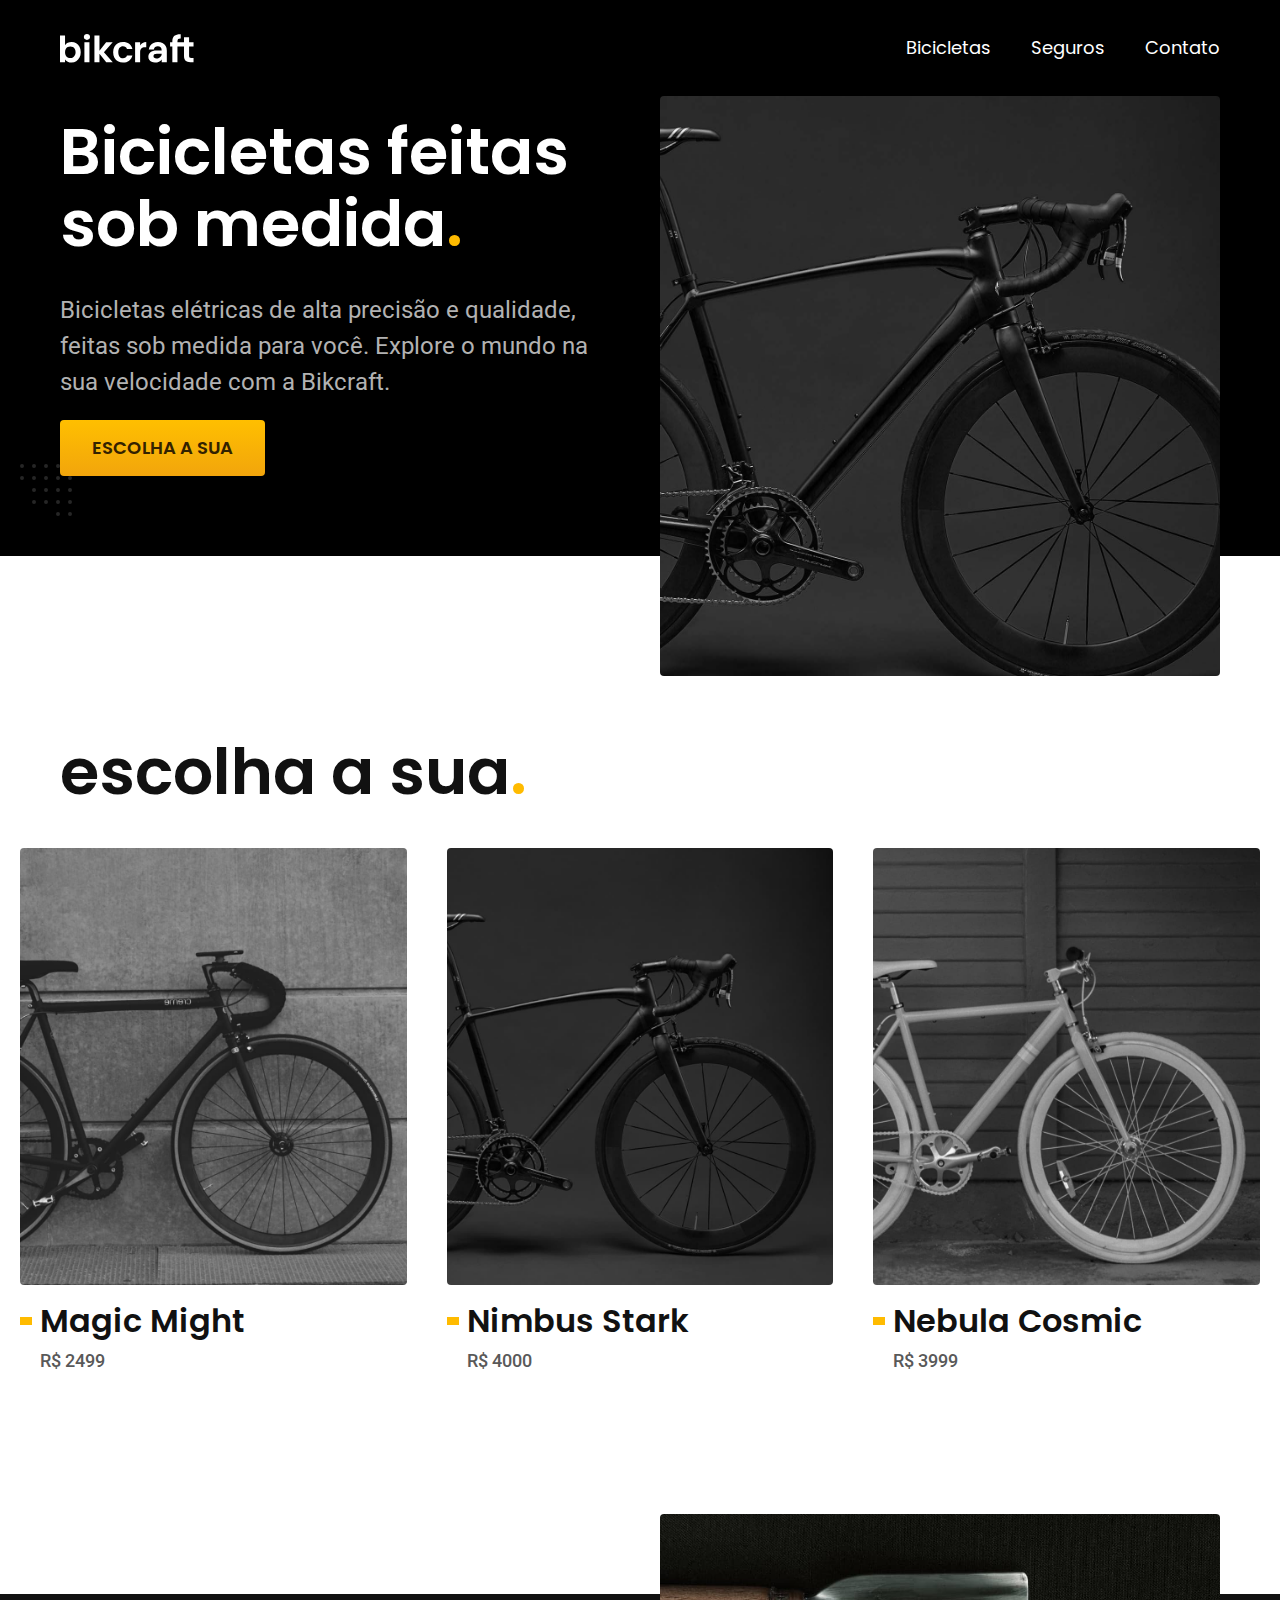
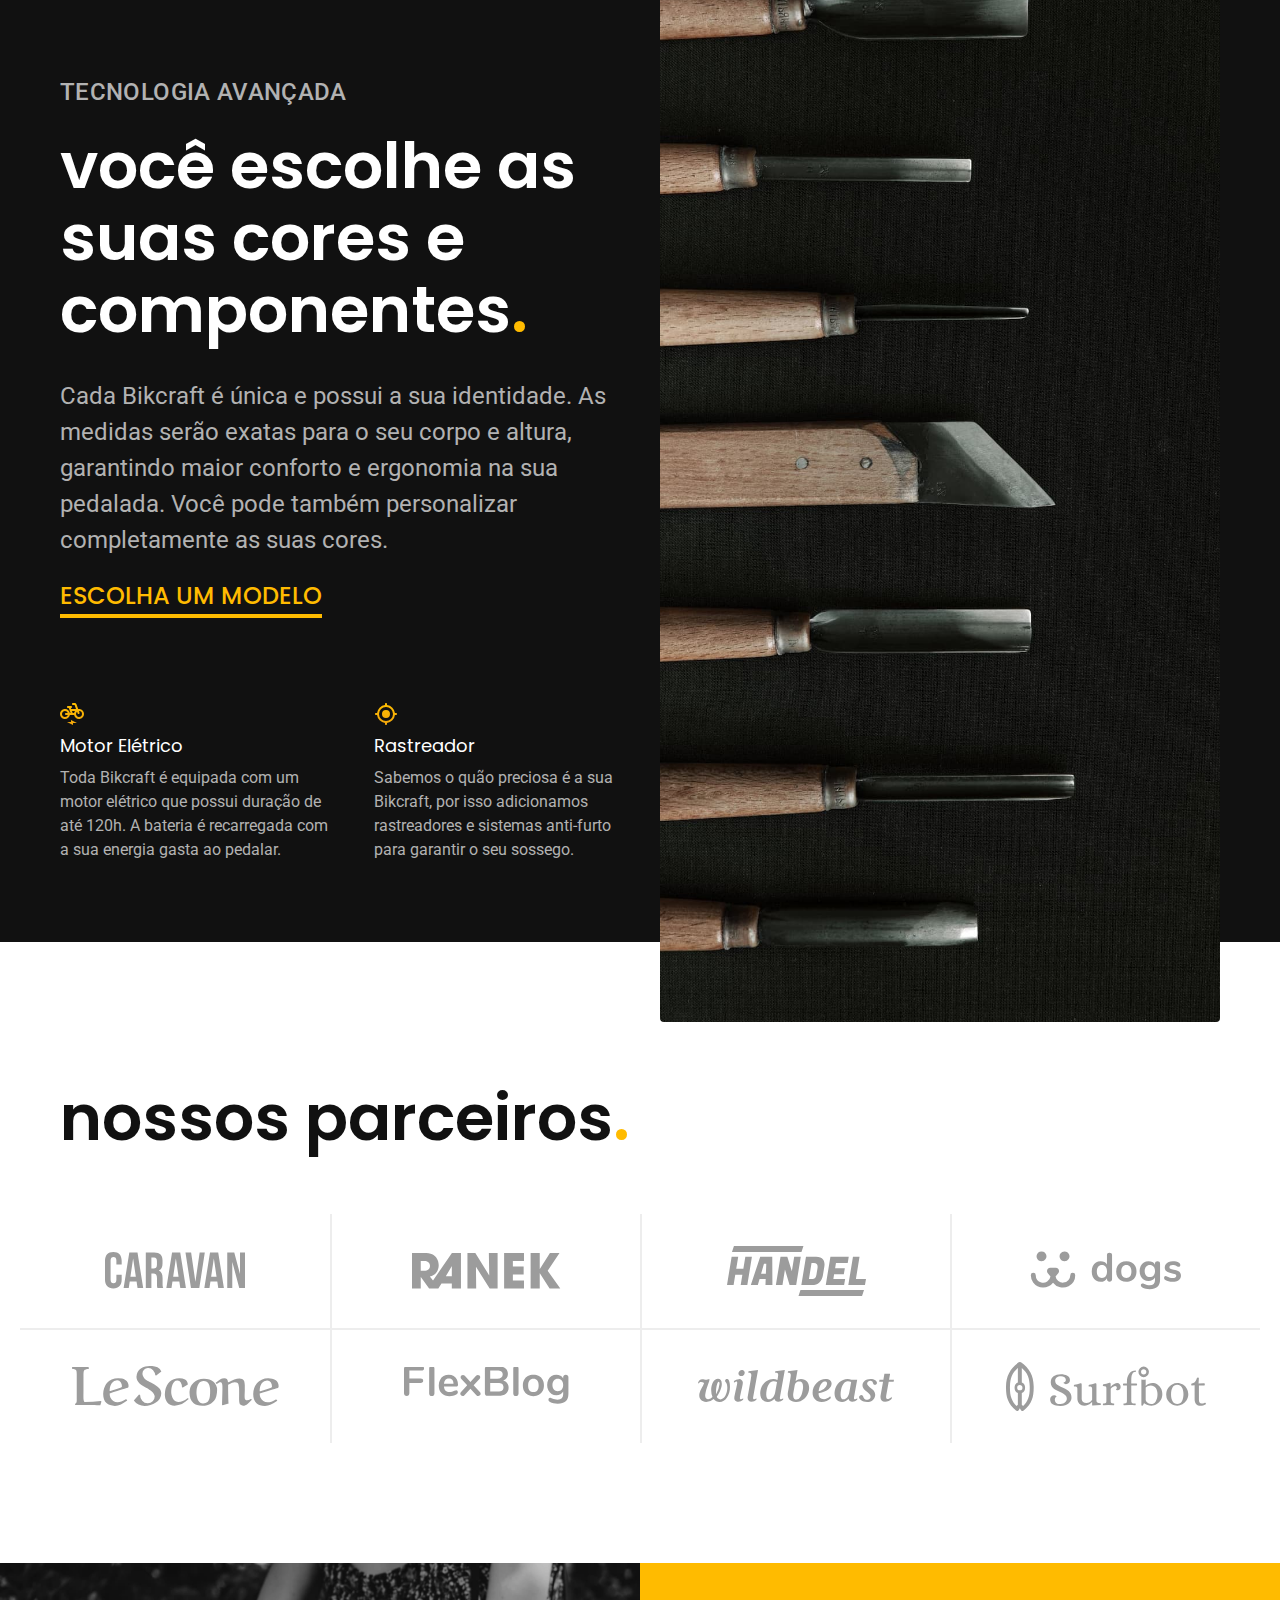
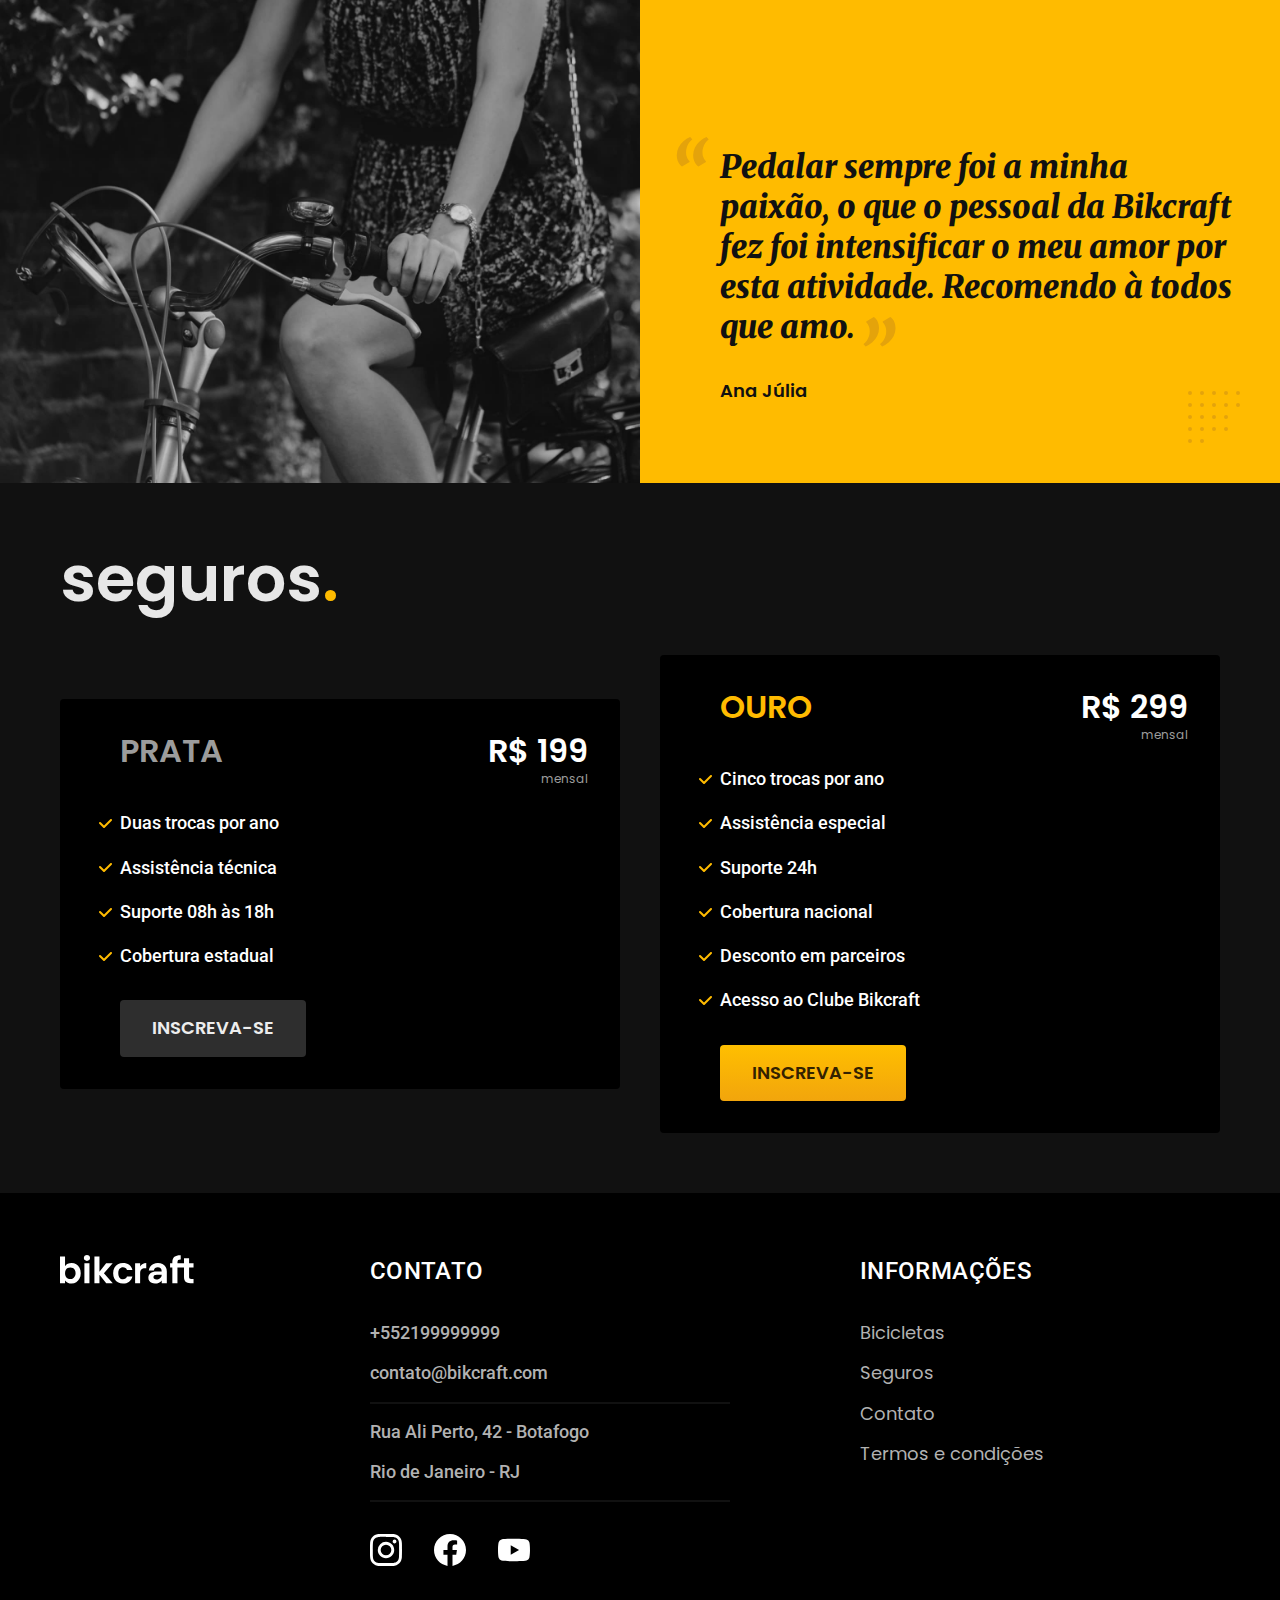
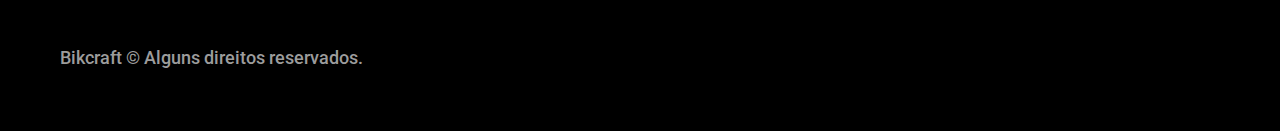
<file: index.html>
<!DOCTYPE html>
<html lang="pt-br">

<head>
  <meta charset="UTF-8">
  <meta name="viewport" content="width=device-width, initial-scale=1.0">
  <title>Bikcraft - Bicicletas Elétricas</title>
  <meta name="description" content="Bicicletas elétricas de alta precisão e qualidade, feitas sob medida para você. Explore o mundo na sua velocidade com a Bikcraft.">
  <link rel="icon" href="./favicon.svg" type="image/svg+xml">
  <link rel="preload" href="./css/style.min.css" as="style">
  <link rel="stylesheet" href="./css/style.min.css">

  <script>document.documentElement.classList.add('js');</script>
  <link rel="preconnect" href="https://fonts.googleapis.com">
  <link rel="preconnect" href="https://fonts.gstatic.com" crossorigin>
  <link href="https://fonts.googleapis.com/css2?family=Merriweather:ital,wght@1,900&family=Poppins:wght@400;600&family=Roboto:wght@400;500&display=swap" rel="stylesheet">
</head>

<body>
  <header class="header-bg">
    <div class="header container">
      <a href="./">
        <img src="./img/bikcraft.svg" width="136" height="32" alt="Bikcraft">
      </a>

      <nav aria-label="primaria">
        <ul class="header-menu font-1-m cor-0">
          <li><a href="./bicicletas.html">Bicicletas</a></li>
          <li><a href="./seguros.html">Seguros</a></li>
          <li><a href="./contato.html">Contato</a></li>
        </ul>
      </nav>
    </div>
  </header>

  <main class="introducao-bg">
    <div class="introducao container">
      <div class="introducao-conteudo">
        <h1 class="font-1-xxl cor-0 fadeInDown" data-anime="200">Bicicletas feitas sob medida<span class="cor-p1">.</span></h1>
        <p class="font-2-l cor-5 fadeInDown" data-anime="400">Bicicletas elétricas de alta precisão e qualidade, feitas sob medida para você. Explore o mundo na sua velocidade com a Bikcraft.</p>
        <a class="botao fadeInDown" href="./bicicletas.html" data-anime="600">Escolha a sua</a>
      </div>
      <picture class="fadeInDown" data-anime="800">
        <source media="(max-width: 800px)" srcset="./img/bicicletas/nimbus.jpg">
        <img src="./img/fotos/introducao.jpg" alt="Bicicleta Elétrica Preta" width="1280" height="1600">
      </picture>
    </div>
  </main>

  <article class="bicicletas-lista">
    <h2 class="font-1-xxl container">escolha a sua<span class="cor-p1">.</span></h2>

    <ul>
      <li>
        <a href="./bicicletas/magic.html">
          <img src="./img/bicicletas/magic-home.jpg" alt="Bicicleta Preta" width="920" height="1040">
          <h3 class="font-1-xl">Magic Might</h3>
          <span class="font-2-m cor-8">R$ 2499</span>
        </a>
      </li>
      <li>
        <a href="./bicicletas/nimbus.html">
          <img src="./img/bicicletas/nimbus-home.jpg" alt="Bicicleta Preta" width="920" height="1040">
          <h3 class="font-1-xl">Nimbus Stark</h3>
          <span class="font-2-m cor-8">R$ 4000</span>
        </a>
      </li>
      <li>
        <a href="./bicicletas/nebula.html">
          <img src="./img/bicicletas/nebula-home.jpg" alt="Bicicleta Preta" width="920" height="1040">
          <h3 class="font-1-xl">Nebula Cosmic</h3>
          <span class="font-2-m cor-8">R$ 3999</span>
        </a>
      </li>
    </ul>
  </article>
  <article class="tecnologia-bg">
    <div class="tecnologia container">
      <div class="tecnologia-conteudo">
        <span class="font-2-l-b cor-5">Tecnologia Avançada</span>
        <h2 class="font-1-xxl cor-0">você escolhe as suas cores e componentes<span class="cor-p1">.</span></h2>
        <p class="font-2-l cor-5">Cada Bikcraft é única e possui a sua identidade. As medidas serão exatas para o seu corpo e altura, garantindo maior conforto e ergonomia na sua pedalada. Você pode também personalizar completamente as suas cores.</p>
        <a class="link" href="./bicicletas.html">Escolha um modelo</a>
        <div class="tecnologia-vantagens">
          <div>
            <img src="./img/icones/eletrica.svg" alt="" width="24" height="24">
            <h3 class="font-1-m cor-0">Motor Elétrico</h3>
            <p class="font-2-s cor-5">Toda Bikcraft é equipada com um motor elétrico que possui duração de até 120h. A bateria é recarregada com a sua energia gasta ao pedalar.</p>
          </div>
          <div>
            <img src="./img/icones/rastreador.svg" alt="" width="24" height="24">
            <h3 class="font-1-m cor-0">Rastreador</h3>
            <p class="font-2-s cor-5">Sabemos o quão preciosa é a sua Bikcraft, por isso adicionamos rastreadores e sistemas anti-furto para garantir o seu sossego.</p>
          </div>
        </div>
      </div>
      <div class="tecnologia-imagem">
        <img src="./img/fotos/tecnologia.jpg" alt="" width="1200" height="1920">
      </div>
    </div>

  </article>

  <section class="parceiros" aria-label="Nossos Parceiros">
    <h2 class="font-1-xxl container">nossos parceiros<span class="cor-p1">.</span></h2>
    <ul>
      <li><img src="./img//parceiros/caravan.svg" alt="Caravan" width="140" height="38"></li>
      <li><img src="./img//parceiros/ranek.svg" alt="ranek.svg" width="149" height="36"></li>
      <li><img src="./img//parceiros/handel.svg" alt="handel" width="139" height="50"></li>
      <li><img src="./img//parceiros/dogs.svg" alt="dogs" width="152" height="39"></li>
      <li><img src="./img//parceiros/lescone.svg" alt="lescone" width="208" height="41"></li>
      <li><img src="./img//parceiros/flexblog.svg" alt="flexblog" width="165" height="38"></li>
      <li><img src="./img//parceiros/wildbeast.svg" alt="wildbeast" width="196" height="34"></li>
      <li><img src="./img//parceiros/surfbot.svg" alt="surfbot.svgt" width="200" height="49"></li>

    </ul>
  </section>

  <section class="depoimento" aria-label="Depoimento">
    <div>
      <img src="./img/fotos/depoimento.jpg" alt="Pessoa pedalando uma bicicleta Bikcraft" width="1560" height="1360">
    </div>
    <div class="depoimento-conteudo">
      <blockquote class="font-1-xl cor-p5">
        <p>Pedalar sempre foi a minha paixão, o que o pessoal da Bikcraft fez foi intensificar o meu amor por esta atividade. Recomendo à todos que amo.</p>
      </blockquote>
      <span class="font-1-m-b cor-p4">Ana Júlia</span>
    </div>
  </section>

  <article class="seguros-bg">
    <div class="seguros container">
      <h2 class="font-1-xxl cor-1">seguros<span class="cor-p1">.</span></h2>
      <div class="seguros-item">
        <h3 class="font-1-xl cor-6">PRATA</h3>
        <span class="font-1-xl cor-0">R$ 199 <span class="font-1-xs cor-6">mensal </span></span>
        <ul class="font-2-m cor-0">
          <li>Duas trocas por ano</li>
          <li>Assistência técnica</li>
          <li>Suporte 08h às 18h</li>
          <li>Cobertura estadual</li>
        </ul>
        <a class="botao secundario" href="./orcamento.html?tipo=seguro&produto=prata">Inscreva-se</a>
      </div>
      <div class="seguros-item">
        <h3 class="font-1-xl cor-p1">OURO</h3>
        <span class="font-1-xl cor-0">R$ 299 <span class="font-1-xs cor-6">mensal </span></span>
        <ul class="font-2-m cor-0">
          <li>Cinco trocas por ano</li>
          <li>Assistência especial</li>
          <li>Suporte 24h</li>
          <li>Cobertura nacional</li>
          <li>Desconto em parceiros</li>
          <li>Acesso ao Clube Bikcraft</li>

        </ul>
        <a class="botao" href="./orcamento.html?tipo=seguro&produto=ouro">Inscreva-se</a>
      </div>
    </div>
  </article>
  <footer class="footer-bg">
    <div class="footer container">
      <img src="./img/bikcraft.svg" alt="Bikcraft" width="136" height="32">
      <div class="footer-contato">
        <h3 class="font-2-l-b cor-0">Contato</h3>
        <ul class="font-2-m cor-5">
          <li><a href="tel:+552199999999">+552199999999</a></li>
          <li><a href="mailto:contato@bikcraft.com">contato@bikcraft.com</a></li>
          <li>Rua Ali Perto, 42 - Botafogo</li>
          <li>Rio de Janeiro - RJ</li>
        </ul>
        <div class="footer-redes">
          <a href="./">
            <img src="./img/redes/instagram.svg" alt="Instagram" width="32" height="32">
          </a>
          <a href="./">
            <img src="./img/redes/facebook.svg" alt="Facebook" width="32" height="32">
          </a>
          <a href="./">
            <img src="./img/redes/youtube.svg" alt="Youtube" width="32" height="32">
          </a>
        </div>
      </div>
      <div class="footer-informacoes">
        <h3 class="font-2-l-b cor-0">Informações</h3>
        <nav>
          <ul class="font-1-m cor-5">
            <li><a href="./bicicletas.html">Bicicletas</a></li>
            <li><a href="./seguros.html">Seguros</a></li>
            <li><a href="./contato.html">Contato</a></li>
            <li><a href="./termos.html">Termos e condições</a></li>
          </ul>
        </nav>
      </div>
      <p class="footer-copy font-2-m cor-6">Bikcraft © Alguns direitos reservados.</p>
    </div>
  </footer>
  <script src="./js/plugins/simple-anime.js"></script>
  <script src="./js/script.js"></script>
</body>

</html>
</file>
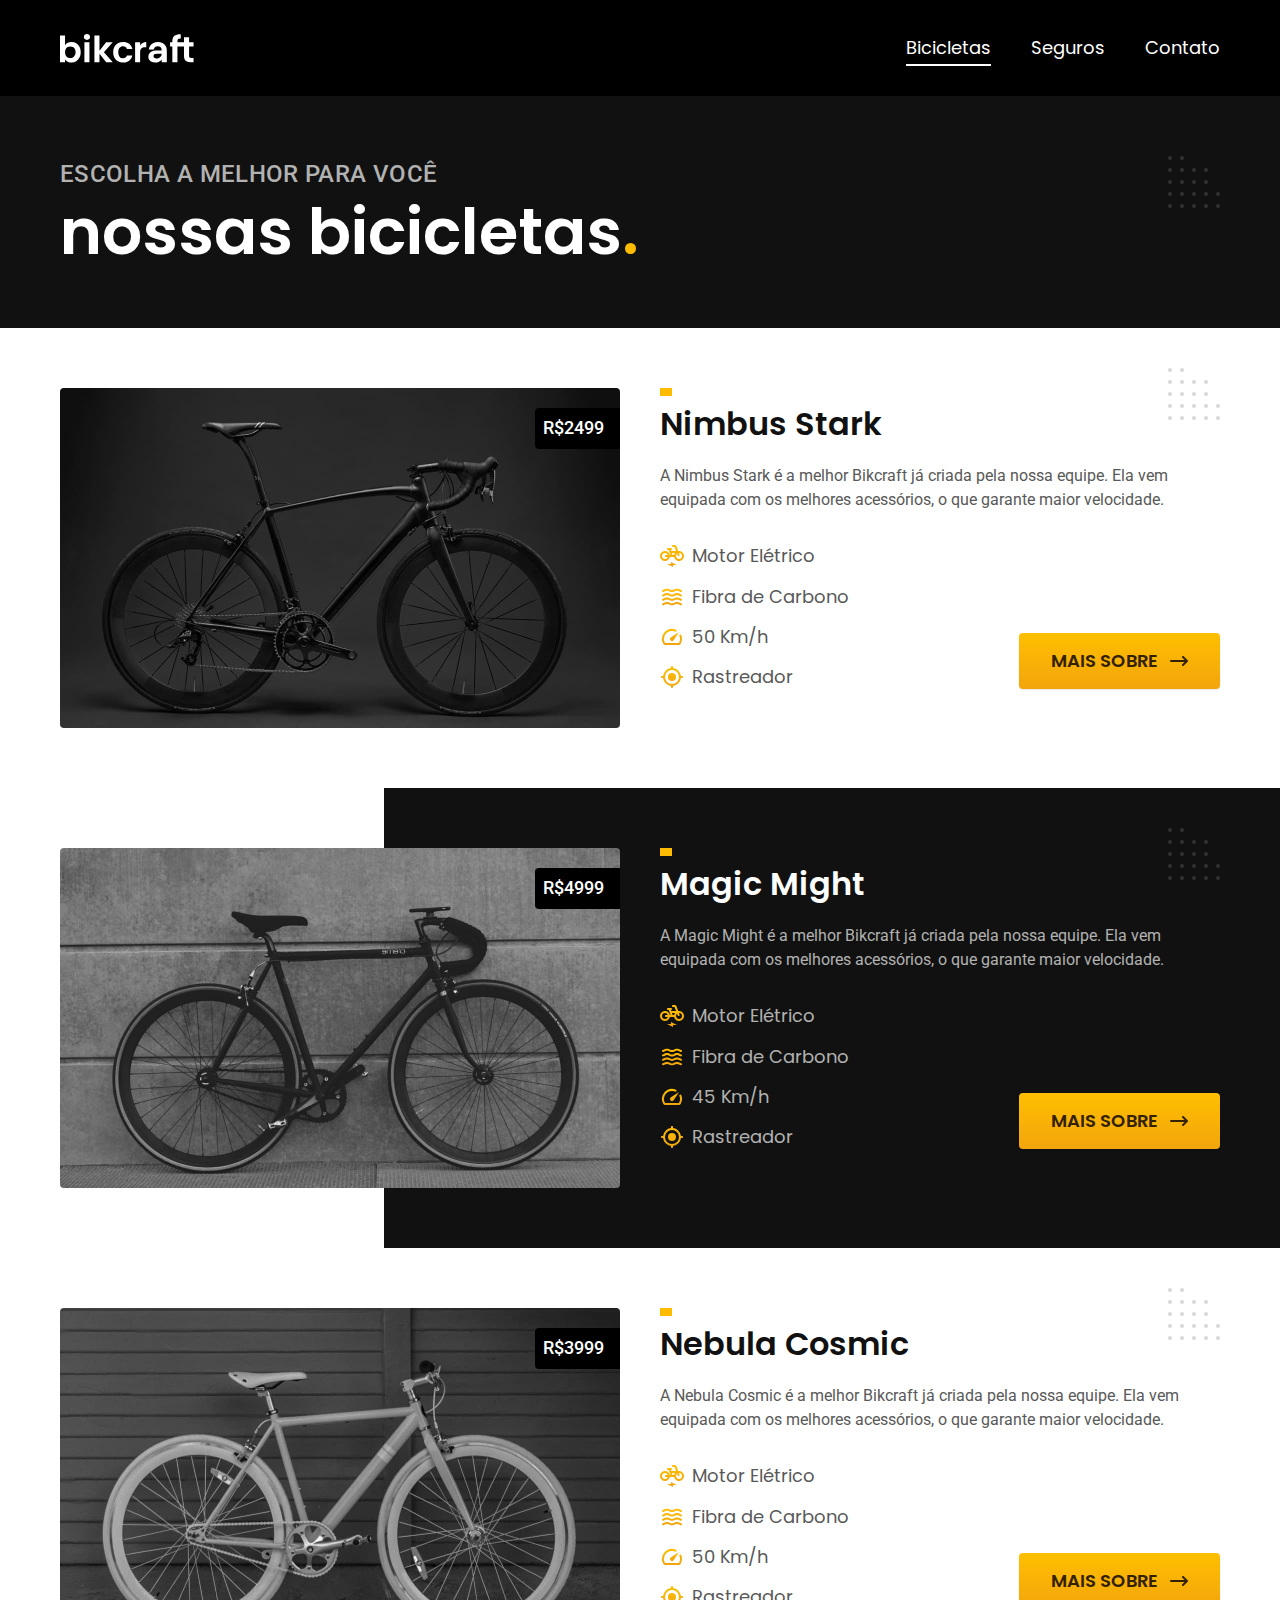
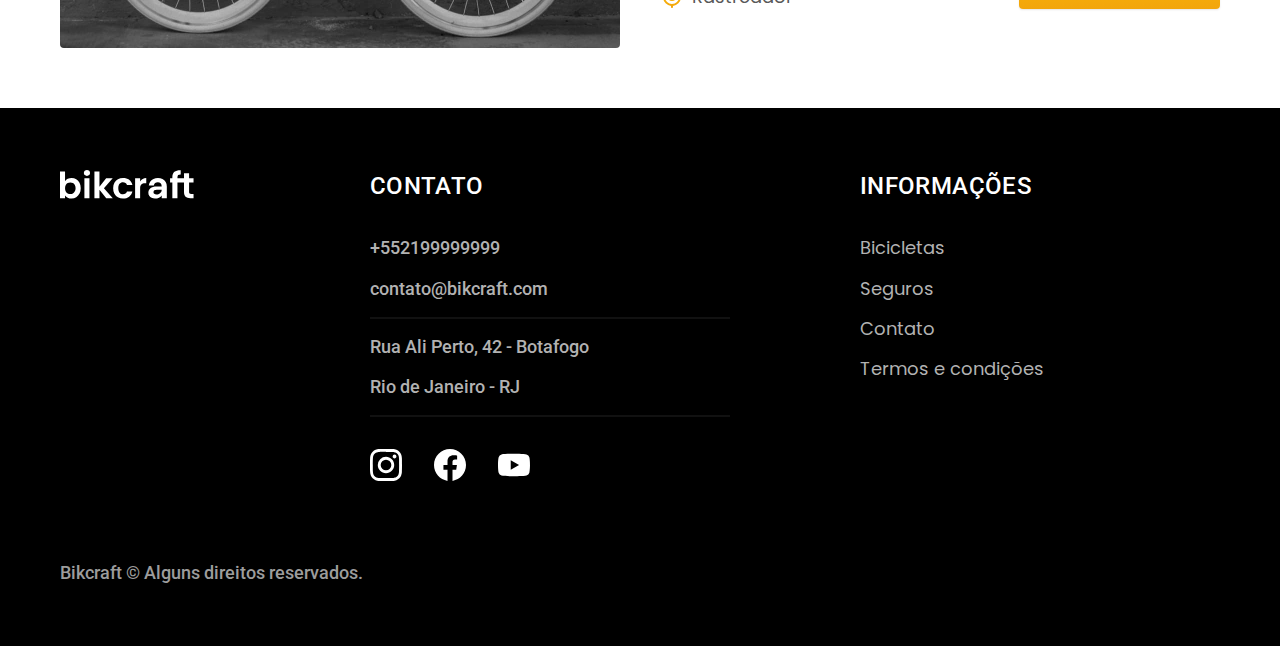
<file: bicicletas.html>
<!DOCTYPE html>

<html lang="pt-br">

<head>
  <meta charset="UTF-8">
  <meta name="viewport" content="width=device-width, initial-scale=1.0">
  <title>Bicicletas | Bikcraft</title>
  <meta name="description" content="Termos e condições.">

  <link rel="icon" href="./favicon.svg" type="image/svg+xml">
  <link rel="preload" href="./css/style.min.css" as="style">
  <link rel="stylesheet" href="./css/style.min.css">

  <script>document.documentElement.classList.add('js');</script>
  <link rel="preconnect" href="https://fonts.googleapis.com">
  <link rel="preconnect" href="https://fonts.gstatic.com" crossorigin>
  <link href="https://fonts.googleapis.com/css2?family=Merriweather:ital,wght@1,900&family=Poppins:wght@400;600&family=Roboto:wght@400;500&display=swap" rel="stylesheet">
</head>

<body id="bicicletas">
  <header class="header-bg">
    <div class="header container">
      <a href="./">
        <img src="./img/bikcraft.svg" alt="Bikcraft" width="136" height="32">
      </a>

      <nav aria-label="primaria">
        <ul class="header-menu font-1-m cor-0">
          <li><a href="./bicicletas.html">Bicicletas</a></li>
          <li><a href="./seguros.html">Seguros</a></li>
          <li><a href="./contato.html">Contato</a></li>
        </ul>
      </nav>
    </div>
  </header>

  <main>
    <div class="titulo-bg">
      <div class="titulo container">
        <p class="font-2-l-b cor-5">ESCOLHA A MELHOR PARA VOCÊ</p>
        <h1 class="font-1-xxl cor-0">nossas bicicletas<span class="cor-p1">.</span></h1>
      </div>
    </div>

    <div class="bicicletas-bg">
      <div class="bicicletas container">
        <div class="bicicletas-imagem">
          <img src="./img/bicicletas/nimbus.jpg" alt="Bicicleta Preta">
          <span class="font-2-m cor-0">R$2499</span>
        </div>
        <div class="bicicletas-conteudo">
          <h2 class="font-1-xl">Nimbus Stark</h2>
          <p class="font-2-s cor-8">A Nimbus Stark é a melhor Bikcraft já criada pela nossa equipe. Ela vem equipada com os melhores acessórios, o que garante maior velocidade.</p>
          <ul class="font-1-m cor-8">
            <li>
              <img src="./img/icones/eletrica.svg" alt="" width="24" height="24">
              Motor Elétrico
            </li>
            <li>
              <img src="./img/icones/carbono.svg" alt="" width="24" height="24">
              Fibra de Carbono
            </li>
            <li>
              <img src="./img/icones/velocidade.svg" alt="" width="24" height="24">
              50 Km/h
            </li>
            <li>
              <img src="./img/icones/rastreador.svg" alt="" width="24" height="24">
              Rastreador
            </li>
          </ul>
          <a class="botao seta" href="./bicicletas/nimbus.html">Mais Sobre</a>
        </div>
      </div>
    </div>

    <div class="bicicletas-bg">
      <div class="bicicletas container">
        <div class="bicicletas-imagem">
          <img src="./img/bicicletas/magic.jpg" alt="Bicicleta Preta" width="1120" height="680">
          <span class="font-2-m cor-0">R$4999</span>
        </div>
        <div class="bicicletas-conteudo">
          <h2 class="font-1-xl cor-0">Magic Might</h2>
          <p class="font-2-s cor-5">A Magic Might é a melhor Bikcraft já criada pela nossa equipe. Ela vem equipada com os melhores acessórios, o que garante maior velocidade.</p>
          <ul class="font-1-m cor-5">
            <li>
              <img src="./img/icones/eletrica.svg" alt="" width="24" height="24">
              Motor Elétrico
            </li>
            <li>
              <img src="./img/icones/carbono.svg" alt="" width="24" height="24">
              Fibra de Carbono
            </li>
            <li>
              <img src="./img/icones/velocidade.svg" alt="" width="24" height="24">
              45 Km/h
            </li>
            <li>
              <img src="./img/icones/rastreador.svg" alt="" width="24" height="24">
              Rastreador
            </li>
          </ul>
          <a class="botao seta" href="./bicicletas/magic.html">Mais Sobre </a>
        </div>
      </div>
    </div>

    <div class="bicicletas-bg">
      <div class="bicicletas container">
        <div class="bicicletas-imagem">
          <img src="./img/bicicletas/nebula.jpg" alt="Bicicleta Preta" width="1120" height="680">
          <span class="font-2-m cor-0">R$3999</span>
        </div>
        <div class="bicicletas-conteudo">
          <h2 class="font-1-xl">Nebula Cosmic</h2>
          <p class="font-2-s cor-8">A Nebula Cosmic é a melhor Bikcraft já criada pela nossa equipe. Ela vem equipada com os melhores acessórios, o que garante maior velocidade.</p>
          <ul class="font-1-m cor-8">
            <li>
              <img src="./img/icones/eletrica.svg" alt="" width="24" height="24">
              Motor Elétrico
            </li>
            <li>
              <img src="./img/icones/carbono.svg" alt="" width="24" height="24">
              Fibra de Carbono
            </li>
            <li>
              <img src="./img/icones/velocidade.svg" alt="" width="24" height="24">
              50 Km/h
            </li>
            <li>
              <img src="./img/icones/rastreador.svg" alt="" width="24" height="24">
              Rastreador
            </li>
          </ul>
          <a class="botao seta" href="./bicicletas/nebula.html">Mais Sobre </a>
        </div>
      </div>
    </div>
  </main>

  <footer class="footer-bg">
    <div class="footer container">
      <img src="./img/bikcraft.svg" alt="Bikcraft" width="136" height="32">
      <div class="footer-contato">
        <h3 class="font-2-l-b cor-0">Contato</h3>
        <ul class="font-2-m cor-5">
          <li><a href="tel:+552199999999">+552199999999</a></li>
          <li><a href="mailto:contato@bikcraft.com">contato@bikcraft.com</a></li>
          <li>Rua Ali Perto, 42 - Botafogo</li>
          <li>Rio de Janeiro - RJ</li>
        </ul>
        <div class="footer-redes">
          <a href="./">
            <img src="./img/redes/instagram.svg" alt="Instagram" width="32" height="32">
          </a>
          <a href="./">
            <img src="./img/redes/facebook.svg" alt="Facebook" width="32" height="32">
          </a>
          <a href="./">
            <img src="./img/redes/youtube.svg" alt="Youtube" width="32" height="32">
          </a>
        </div>
      </div>
      <div class="footer-informacoes">
        <h3 class="font-2-l-b cor-0">Informações</h3>
        <nav>
          <ul class="font-1-m cor-5">
            <li><a href="./bicicletas.html">Bicicletas</a></li>
            <li><a href="./seguros.html">Seguros</a></li>
            <li><a href="./contato.html">Contato</a></li>
            <li><a href="./termos.html">Termos e condições</a></li>
          </ul>
        </nav>
      </div>
      <p class="footer-copy font-2-m cor-6">Bikcraft © Alguns direitos reservados.</p>
    </div>
  </footer>
  <script src="./js/script.js"></script>
</body>

</html>
</file>
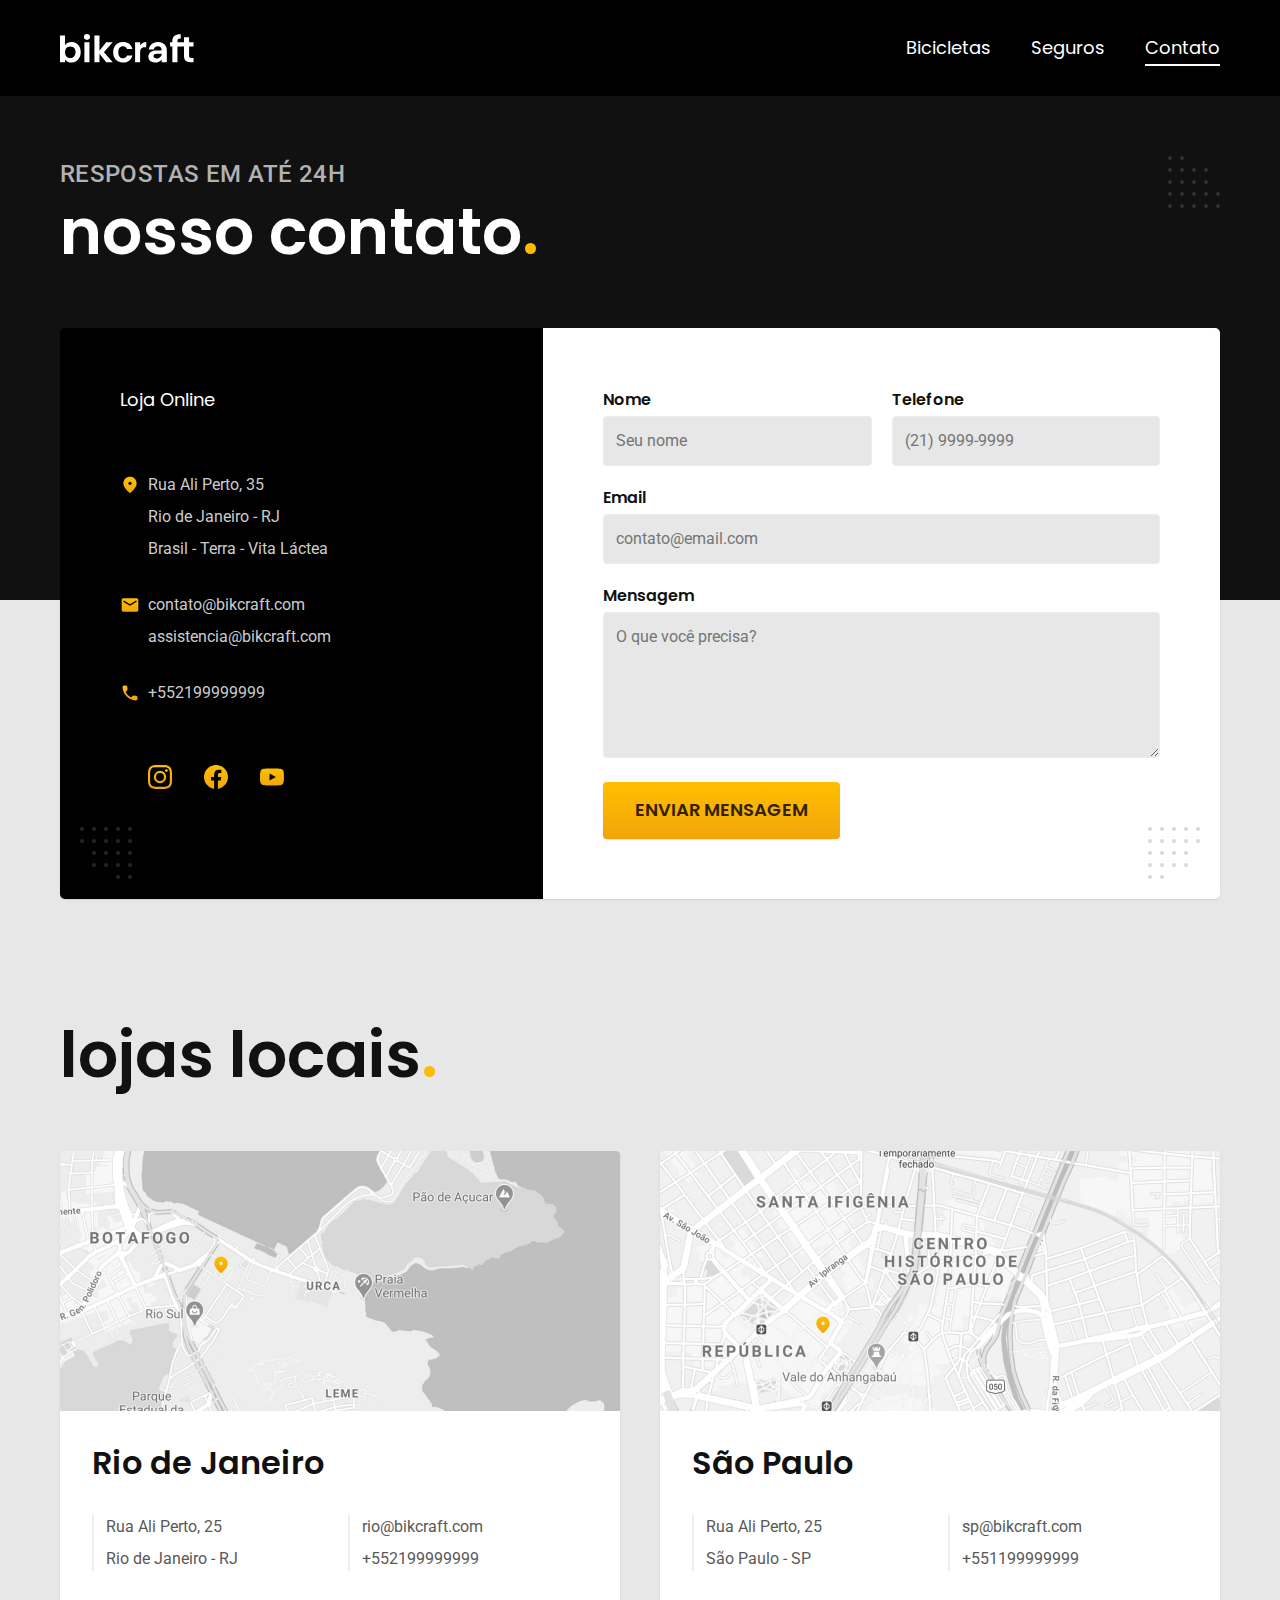
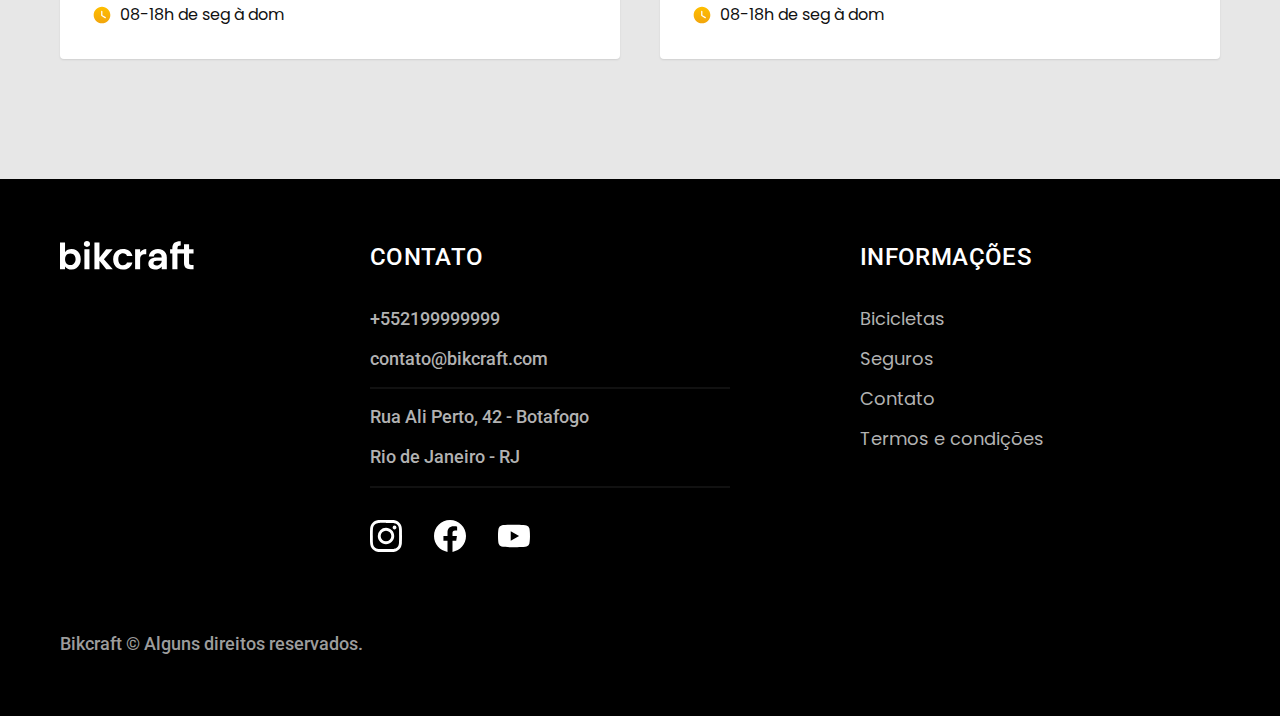
<file: contato.html>
<!DOCTYPE html>

<html lang="pt-br">

<head>
  <meta charset="UTF-8">
  <meta name="viewport" content="width=device-width, initial-scale=1.0">
  <title>Contato | Bikcraft</title>
  <meta name="description" content="Contato.">

  <link rel="icon" href="./favicon.svg" type="image/svg+xml">
  <link rel="preload" href="./css/style.min.css" as="style">
  <link rel="stylesheet" href="./css/style.min.css">

  <script>document.documentElement.classList.add('js');</script>
  <link rel="preconnect" href="https://fonts.googleapis.com">
  <link rel="preconnect" href="https://fonts.gstatic.com" crossorigin>
  <link href="https://fonts.googleapis.com/css2?family=Merriweather:ital,wght@1,900&family=Poppins:wght@400;600&family=Roboto:wght@400;500&display=swap" rel="stylesheet">
</head>

<body id="contato">
  <header class="header-bg">
    <div class="header container">
      <a href="./">
        <img src="./img/bikcraft.svg" alt="Bikcraft" width="136" height="32">
      </a>

      <nav aria-label="primaria">
        <ul class="header-menu font-1-m cor-0">
          <li><a href="./bicicletas.html">Bicicletas</a></li>
          <li><a href="./seguros.html">Seguros</a></li>
          <li><a href="./contato.html">Contato</a></li>
        </ul>
      </nav>
    </div>
  </header>

  <main>
    <div class="titulo-bg">
      <div class="titulo container">
        <p class="font-2-l-b cor-5">Respostas em até 24h</p>
        <h1 class="font-1-xxl cor-0">nosso contato<span class="cor-p1">.</span></h1>
      </div>
    </div>
    <div class="contato container">
      <section class="contato-dados" aria-label="Endereço">
        <h2 class="font-1-m cor-0">Loja Online</h2>
        <div class="contato-endereco font-2-s cor-4">
          <p>Rua Ali Perto, 35</p>
          <p>Rio de Janeiro - RJ</p>
          <p>Brasil - Terra - Vita Láctea</p>
        </div>
        <address class="contato-meios font-2-s cor-4">
          <a href="mailto:contato@bikcraft.com">contato@bikcraft.com</a>
          <a href="mailto:assistencia@bikcraft.com">assistencia@bikcraft.com</a>
          <a href="tel:+552199999999">+552199999999</a>
        </address>
        <div class="contato-redes">
          <a href="./">
            <img src="./img/redes/instagram-p.svg" alt="Instagram" width="24" height="24">
          </a>
          <a href="./">
            <img src="./img/redes/facebook-p.svg" alt="Facebook" width="24" height="24">
          </a>
          <a href="./">
            <img src="./img/redes/youtube-p.svg" alt="Youtube" width="24" height="24">
          </a>
        </div>
      </section>
      <section aria-label="Formulário" class="contato-formulario">
        <form class="form" action="./contato.html">
          <div>
            <label for="nome">Nome</label>
            <input type="text" id="nome" name="nome" placeholder="Seu nome">
          </div>
          <div>
            <label for="telefone">Telefone</label>
            <input type="text" id="telefone" name="telefone" placeholder="(21) 9999-9999">
          </div>
          <div class="col-2">
            <label for="email">Email</label>
            <input type="email" id="email" name="email" placeholder="contato@email.com">
          </div>
          <div class="col-2">
            <label for="mensagem">Mensagem</label>
            <textarea rows="5" id="mensagem" name="mensagem" placeholder="O que você precisa?"></textarea>
          </div>
          <button class="botao col-2">Enviar Mensagem</button>
        </form>
      </section>
    </div>
  </main>

  <article class="lojas container">
    <h2 class="font-1-xxl">lojas locais<span class="cor-p1">.</span></h2>
    <div class="lojas-item">
      <img src="./img/lojas/rj.jpg" alt="Mapa marcando o endereço em Rua Ali Perto, 25 - Rio de Janeiro -RJ">
      <div class="lojas-conteudo" width="1120" height="520">
        <h3 class="font-1-xl">Rio de Janeiro</h3>
        <div class="lojas-dados font-2-s cor-8">
          <p>Rua Ali Perto, 25</p>
          <p>Rio de Janeiro - RJ</p>
        </div>
        <div class="lojas-dados font-2-s cor-8">
          <a href="mailto:rio@bikcraft.com">rio@bikcraft.com</a>
          <a href="tel:+552199999999">+552199999999</a>
        </div>
        <p class="lojas-tempo font-1-s"><img src="./img/icones/horario.svg" alt="" width="20" height="20">08-18h de seg à dom</p>
      </div>
    </div>
    <div class="lojas-item">
      <img src="./img/lojas/sp.jpg" alt="Mapa marcando o endereço em Rua Ali Perto, 25 - São Paulo - SP" width="1120" height="520">
      <div class="lojas-conteudo">
        <h3 class="font-1-xl">São Paulo</h3>
        <div class="lojas-dados font-2-s cor-8">
          <p>Rua Ali Perto, 25</p>
          <p>São Paulo - SP</p>
        </div>
        <div class="lojas-dados font-2-s cor-8">
          <a href="mailto:sp@bikcraft.com">sp@bikcraft.com</a>
          <a href="tel:+551199999999">+551199999999</a>
        </div>
        <p class="lojas-tempo font-1-s"><img src="./img/icones/horario.svg" alt="" width="20" height="20">08-18h de seg à dom</p>
      </div>
    </div>
  </article>

  <footer class="footer-bg">
    <div class="footer container">
      <img src="./img/bikcraft.svg" alt="Bikcraft" width="136" height="32">
      <div class="footer-contato">
        <h3 class="font-2-l-b cor-0">Contato</h3>
        <ul class="font-2-m cor-5">
          <li><a href="tel:+552199999999">+552199999999</a></li>
          <li><a href="mailto:contato@bikcraft.com">contato@bikcraft.com</a></li>
          <li>Rua Ali Perto, 42 - Botafogo</li>
          <li>Rio de Janeiro - RJ</li>
        </ul>
        <div class="footer-redes">
          <a href="./">
            <img src="./img/redes/instagram.svg" alt="Instagram" width="32" height="32">
          </a>
          <a href="./">
            <img src="./img/redes/facebook.svg" alt="Facebook" width="32" height="32">
          </a>
          <a href="./">
            <img src="./img/redes/youtube.svg" alt="Youtube" width="32" height="32">
          </a>
        </div>
      </div>
      <div class="footer-informacoes">
        <h3 class="font-2-l-b cor-0">Informações</h3>
        <nav>
          <ul class="font-1-m cor-5">
            <li><a href="./bicicletas.html">Bicicletas</a></li>
            <li><a href="./seguros.html">Seguros</a></li>
            <li><a href="./contato.html">Contato</a></li>
            <li><a href="./termos.html">Termos e condições</a></li>
          </ul>
        </nav>
      </div>
      <p class="footer-copy font-2-m cor-6">Bikcraft © Alguns direitos reservados.</p>
    </div>
  </footer>
  <script src="./js/script.js"></script>
</body>

</html>
</file>
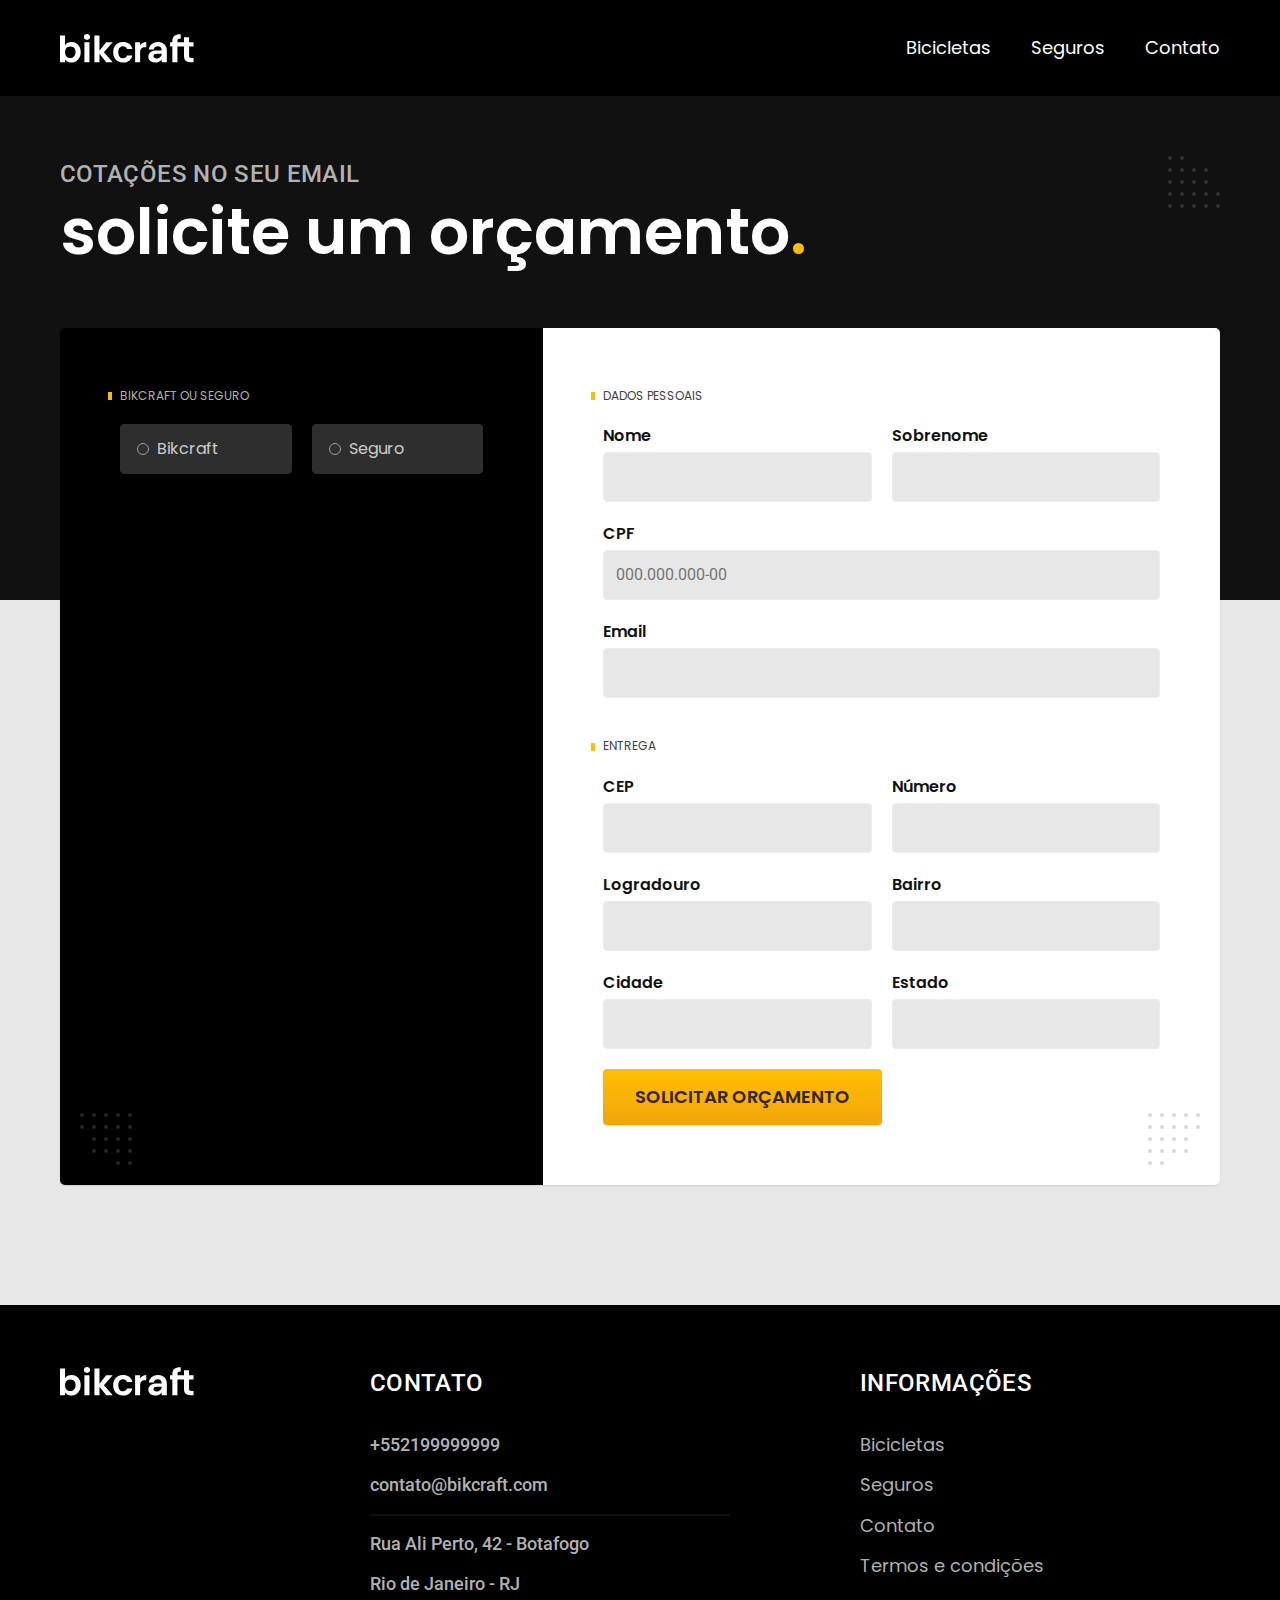
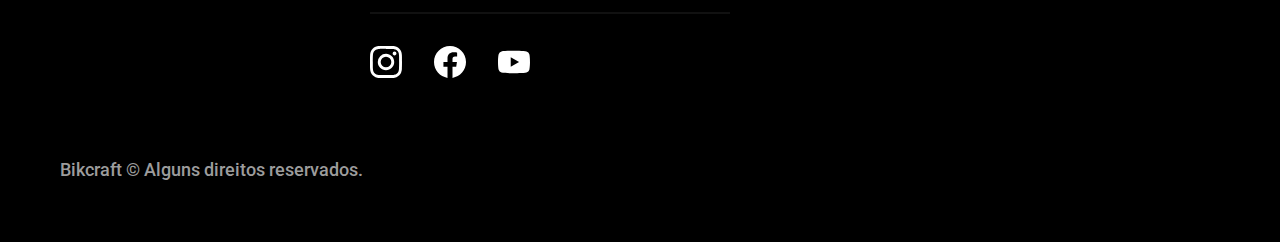
<file: orcamento.html>
<!DOCTYPE html>

<html lang="pt-br">

<head>
  <meta charset="UTF-8">
  <meta name="viewport" content="width=device-width, initial-scale=1.0">
  <title>Orçamento | Bikcraft</title>
  <meta name="description" content="Orçamento.">

  <link rel="icon" href="./favicon.svg" type="image/svg+xml">
  <link rel="preload" href="./css/style.min.css" as="style">
  <link rel="stylesheet" href="./css/style.min.css">

  <script>document.documentElement.classList.add('js');</script>
  <link rel="preconnect" href="https://fonts.googleapis.com">
  <link rel="preconnect" href="https://fonts.gstatic.com" crossorigin>
  <link href="https://fonts.googleapis.com/css2?family=Merriweather:ital,wght@1,900&family=Poppins:wght@400;600&family=Roboto:wght@400;500&display=swap" rel="stylesheet">
</head>

<body id="orcamento">
  <header class="header-bg">
    <div class="header container">
      <a href="./">
        <img src="./img/bikcraft.svg" alt="Bikcraft" width="136" height="32">
      </a>

      <nav aria-label="primaria">
        <ul class="header-menu font-1-m cor-0">
          <li><a href="./bicicletas.html">Bicicletas</a></li>
          <li><a href="./seguros.html">Seguros</a></li>
          <li><a href="./contato.html">Contato</a></li>
        </ul>
      </nav>
    </div>
  </header>

  <main>
    <div class="titulo-bg">
      <div class="titulo container">
        <p class="font-2-l-b cor-5">Cotações no seu Email</p>
        <h1 class="font-1-xxl cor-0">solicite um orçamento<span class="cor-p1">.</span></h1>
      </div>
    </div>
    <form class="orcamento container" action="./">
      <div class="orcamento-produto">
        <h2 class="font-1-xs cor-5">Bikcraft ou Seguro</h2>
        <input type="radio" name="tipo" value="bikcraft" id="bikcraft">
        <label for="bikcraft">Bikcraft</label>
        <input type="radio" name="tipo" value="seguro" id="seguro">
        <label for="seguro">Seguro</label>
        <div class="orcamento-conteudo" id="orcamento-bikcraft">
          <h2 class="font-1-xs cor-5">Escolha a sua</h2>

          <input type="radio" name="produto" value="nimbus" id="nimbus">
          <label for="nimbus">Nimbus Stark <span>R$ 4999</span></label>
          <div class="orcamento-detalhes">
            <ul class="font-1-xs cor-8">
              <li><img src="./img/icones/eletrica.svg" alt="" width="24" height="24">Motor Elétrico</li>
              <li><img src="./img/icones/carbono.svg" alt="" width="24" height="24">Fibra de Carbono</li>
              <li><img src="./img/icones/eletrica.svg" alt="" width="24" height="24">50 km/h</li>
              <li><img src="./img/icones/rastreador.svg" alt="" width="24" height="24">Rastreador</li>
            </ul>
            <img src="./img/bicicletas/nimbus.jpg" alt="Bicicleta Preta" width="1120" height="680">
          </div>

          <input type="radio" name="produto" value="magic" id="magic">
          <label for="magic">Magic Might <span>R$ 2499</span></label>
          <div class="orcamento-detalhes">
            <ul class="font-1-xs cor-8">
              <li><img src="./img/icones/eletrica.svg" alt="" width="24" height="24">Motor Elétrico</li>
              <li><img src="./img/icones/carbono.svg" alt="" width="24" height="24">Fibra de Carbono</li>
              <li><img src="./img/icones/eletrica.svg" alt="" width="24" height="24">45 km/h</li>
              <li><img src="./img/icones/rastreador.svg" alt="" width="24" height="24">Rastreador</li>
            </ul>
            <img src="./img/bicicletas/magic.jpg" alt="Bicicleta Preta" width="1120" height="680">
          </div>
          <input type="radio" name="produto" value="nebula" id="nebula">
          <label for="nebula">Nebula Cosmic <span>R$ 3999</span></label>
          <div class="orcamento-detalhes">
            <ul class="font-1-xs cor-8">
              <li><img src="./img/icones/eletrica.svg" alt="" width="24" height="24">Motor Elétrico</li>
              <li><img src="./img/icones/carbono.svg" alt="" width="24" height="24">Fibra de Carbono</li>
              <li><img src="./img/icones/eletrica.svg" alt="" width="24" height="24">40 km/h</li>
              <li><img src="./img/icones/rastreador.svg" alt="" width="24" height="24">Rastreador</li>
            </ul>
            <img src="./img/bicicletas/nebula.jpg" alt="Bicicleta Branca" width="1120" height="680">
          </div>
        </div>

        <div class="orcamento-conteudo" id="orcamento-seguro">
          <h2 class="font-1-xs cor-5">Escolha o plano</h2>

          <input type="radio" name="produto" value="prata" id="prata">
          <label for="prata">Prata <span>R$ 199</span></label>

          <input type="radio" name="produto" value="ouro" id="ouro">
          <label for="ouro">Ouro <span>R$ 299</span></label>
        </div>
      </div>
      <div class="orcamento-dados form">
        <h2 class="font-1-xs cor-9 col-2">Dados Pessoais</h2>
        <div>
          <label for="nome">Nome</label>
          <input type="text" id="nome" name="nome">
        </div>
        <div>
          <label for="sobrenome">Sobrenome</label>
          <input type="text" id="sobrenome" name="sobrenome">
        </div>
        <div class="col-2">
          <label for="cpf">CPF</label>
          <input type="text" id="cpf" name="cpf" placeholder="000.000.000-00">
        </div>
        <div class="col-2">
          <label for="email">Email</label>
          <input type="email" id="email" name="email">
        </div>
        <h2 class="font-1-xs cor-9 col-2">Entrega</h2>
        <div>
          <label for="cep">CEP</label>
          <input type="text" id="cep" name="cep">
        </div>
        <div>
          <label for="numero">Número</label>
          <input type="text" id="numero" name="numero">
        </div>
        <div>
          <label for="logradouro">Logradouro</label>
          <input type="text" id="logradouro" name="logradouro">
        </div>
        <div>
          <label for="bairro">Bairro</label>
          <input type="text" id="bairro" name="bairro">
        </div>
        <div>
          <label for="cidade">Cidade</label>
          <input type="text" id="cidade" name="cidade">
        </div>
        <div>
          <label for="estado">Estado</label>
          <input type="text" id="estado" name="estado">
        </div>
        <button class="botao col-2">Solicitar Orçamento</button>
      </div>
    </form>

  </main>

  <footer class="footer-bg">
    <div class="footer container">
      <img src="./img/bikcraft.svg" alt="Bikcraft" width="136" height="32">
      <div class="footer-contato">
        <h3 class="font-2-l-b cor-0">Contato</h3>
        <ul class="font-2-m cor-5">
          <li><a href="tel:+552199999999">+552199999999</a></li>
          <li><a href="mailto:contato@bikcraft.com">contato@bikcraft.com</a></li>
          <li>Rua Ali Perto, 42 - Botafogo</li>
          <li>Rio de Janeiro - RJ</li>
        </ul>
        <div class="footer-redes">
          <a href="./">
            <img src="./img/redes/instagram.svg" alt="Instagram" width="32" height="32">
          </a>
          <a href="./">
            <img src="./img/redes/facebook.svg" alt="Facebook" width="32" height="32">
          </a>
          <a href="./">
            <img src="./img/redes/youtube.svg" alt="Youtube" width="32" height="32">
          </a>
        </div>
      </div>
      <div class="footer-informacoes">
        <h3 class="font-2-l-b cor-0">Informações</h3>
        <nav>
          <ul class="font-1-m cor-5">
            <li><a href="./bicicletas.html">Bicicletas</a></li>
            <li><a href="./seguros.html">Seguros</a></li>
            <li><a href="./contato.html">Contato</a></li>
            <li><a href="./termos.html">Termos e condições</a></li>
          </ul>
        </nav>
      </div>
      <p class="footer-copy font-2-m cor-6">Bikcraft © Alguns direitos reservados.</p>
    </div>
  </footer>
  <script src="./js/script.js"></script>
</body>

</html>
</file>
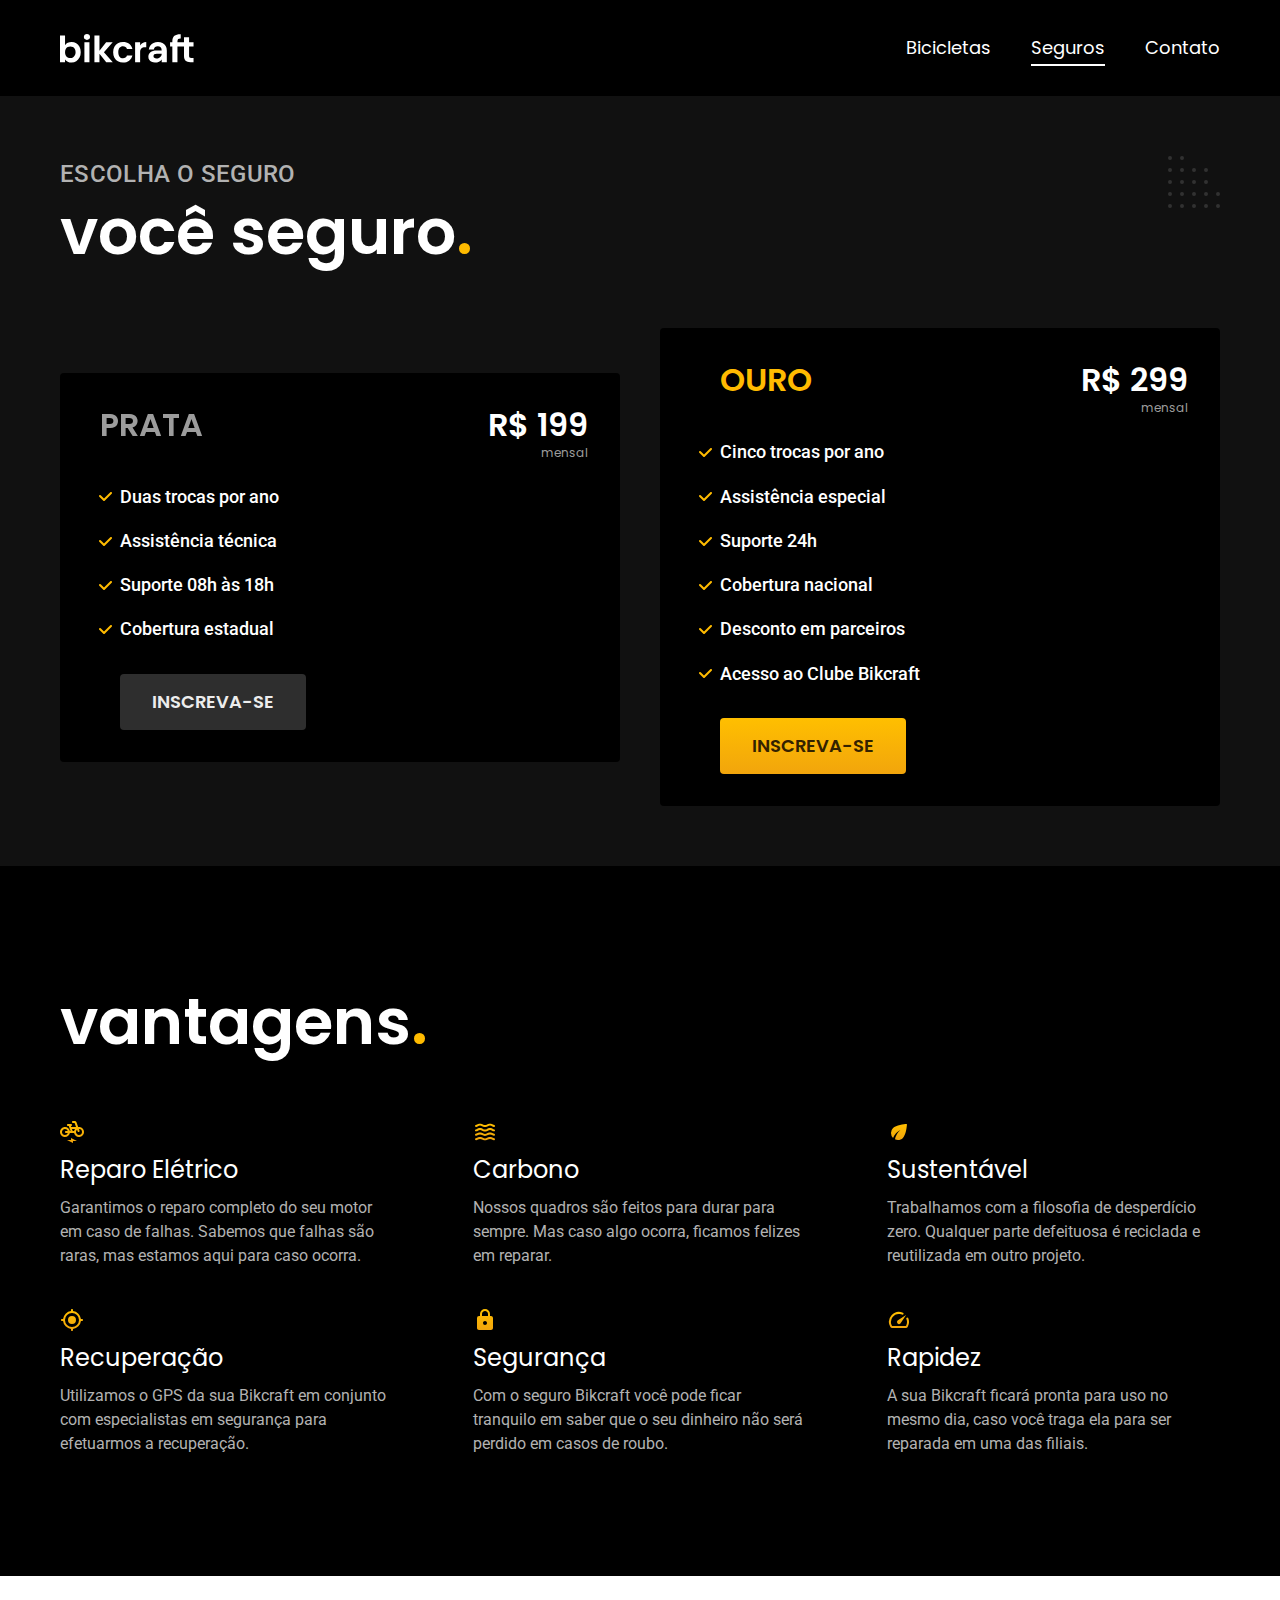
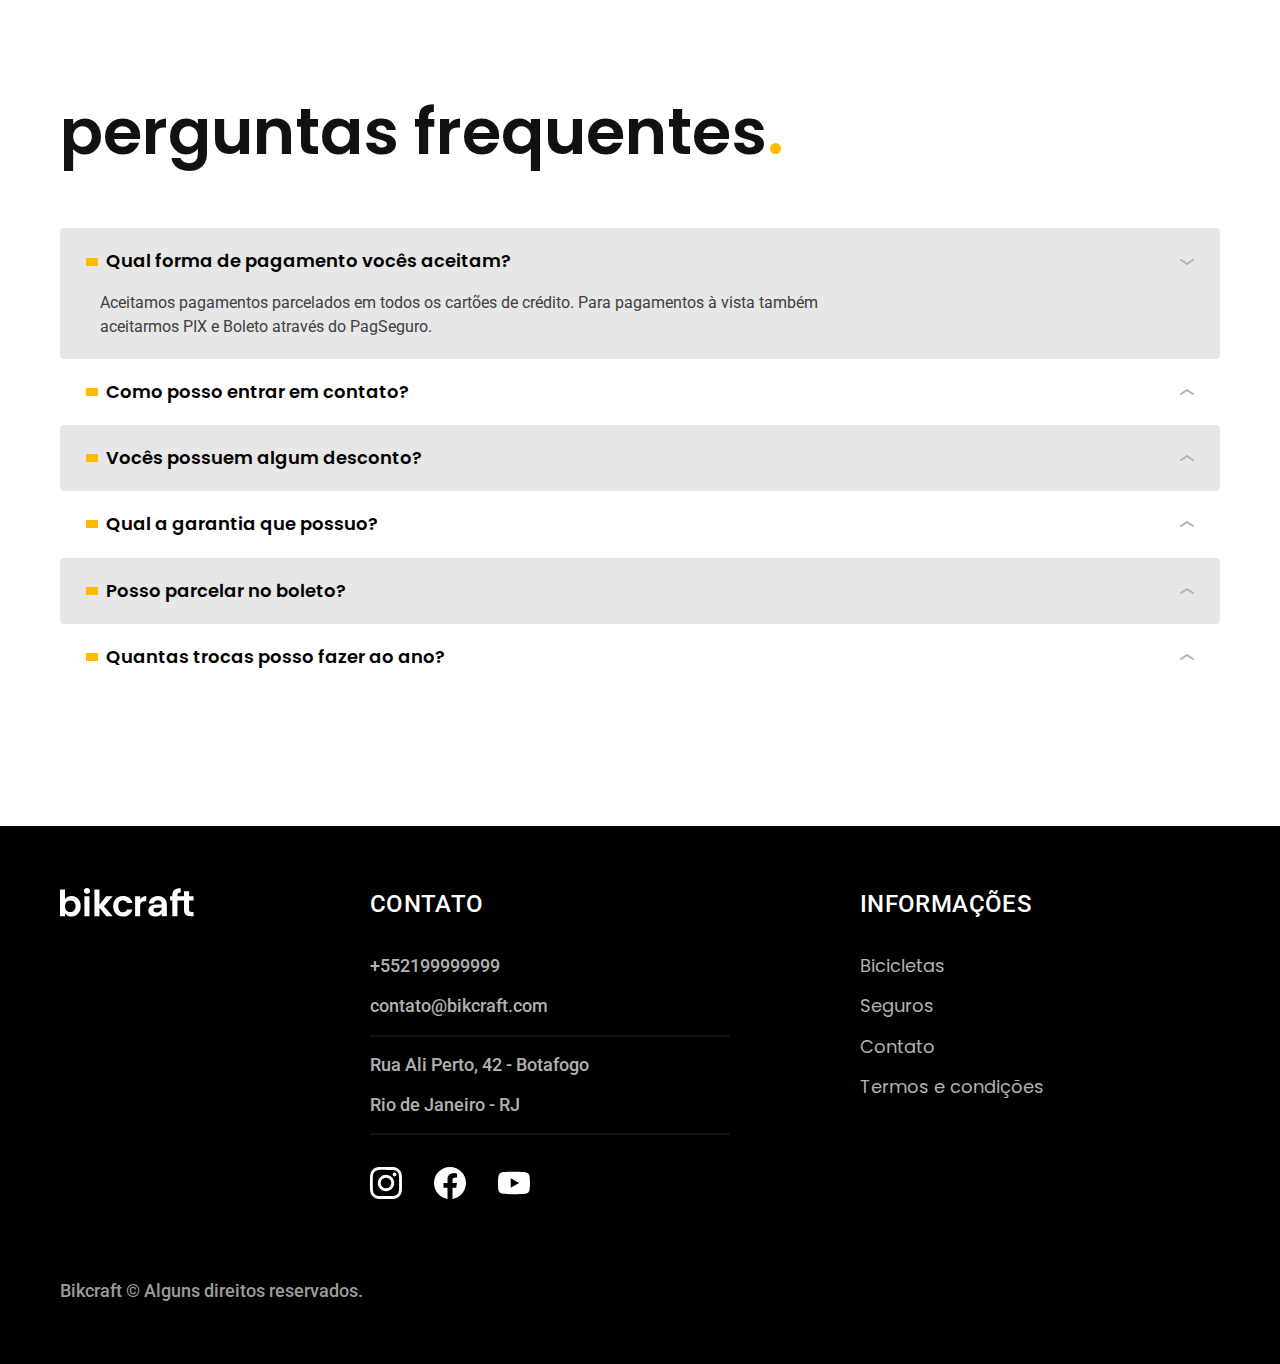
<file: seguros.html>
<!DOCTYPE html>

<html lang="pt-br">

<head>
  <meta charset="UTF-8">
  <meta name="viewport" content="width=device-width, initial-scale=1.0">
  <title>Seguros | Bikcraft</title>
  <meta name="description" content="Seguros.">

  <link rel="icon" href="./favicon.svg" type="image/svg+xml">
  <link rel="preload" href="./css/style.min.css" as="style">
  <link rel="stylesheet" href="./css/style.min.css">

  <script>document.documentElement.classList.add('js');</script>
  <link rel="preconnect" href="https://fonts.googleapis.com">
  <link rel="preconnect" href="https://fonts.gstatic.com" crossorigin>
  <link href="https://fonts.googleapis.com/css2?family=Merriweather:ital,wght@1,900&family=Poppins:wght@400;600&family=Roboto:wght@400;500&display=swap" rel="stylesheet">
</head>

<body id="seguros">
  <header class="header-bg">
    <div class="header container">
      <a href="./">
        <img src="./img/bikcraft.svg" alt="Bikcraft" width="136" height="32">
      </a>

      <nav aria-label="primaria">
        <ul class="header-menu font-1-m cor-0">
          <li><a href="./bicicletas.html">Bicicletas</a></li>
          <li><a href="./seguros.html">Seguros</a></li>
          <li><a href="./contato.html">Contato</a></li>
        </ul>
      </nav>
    </div>
  </header>

  <main class="seguros-bg">
    <div class="titulo-bg">
      <div class="titulo container">
        <p class="font-2-l-b cor-5">Escolha o seguro</p>
        <h1 class="font-1-xxl cor-0">você seguro<span class="cor-p1">.</span></h1>
      </div>
    </div>
    <div class="seguros container" data-anime="200">
      <div class="seguros-item">
        <h3 class="font-1-xl cor-6 fadeInLeft">PRATA</h3>
        <span class="font-1-xl cor-0">R$ 199 <span class="font-1-xs cor-6">mensal </span></span>
        <ul class="font-2-m cor-0">
          <li>Duas trocas por ano</li>
          <li>Assistência técnica</li>
          <li>Suporte 08h às 18h</li>
          <li>Cobertura estadual</li>
        </ul>
        <a class="botao secundario" href="./orcamento.html?tipo=seguro&produto=prata">Inscreva-se</a>
      </div>
      <div class="seguros-item fadeInRight" data-anime="400">
        <h3 class="font-1-xl cor-p1">OURO</h3>
        <span class="font-1-xl cor-0">R$ 299 <span class="font-1-xs cor-6">mensal </span></span>
        <ul class="font-2-m cor-0">
          <li>Cinco trocas por ano</li>
          <li>Assistência especial</li>
          <li>Suporte 24h</li>
          <li>Cobertura nacional</li>
          <li>Desconto em parceiros</li>
          <li>Acesso ao Clube Bikcraft</li>

        </ul>
        <a class="botao" href="./orcamento.html?tipo=seguro&produto=ouro">Inscreva-se</a>
      </div>
    </div>

  </main>
  <article class="vantagens-bg">
    <div class="vantagens container">
      <h2 class="font-1-xxl cor-0">vantagens<span class="cor-p1">.</span></h2>
      <ul>
        <li>
          <img src="./img/icones/eletrica.svg" alt="" width="24" height="24">
          <h3 class="font-1-l cor-0">Reparo Elétrico</h3>
          <p class="font-2-s cor-5">Garantimos o reparo completo do seu motor em caso de falhas. Sabemos que falhas são raras, mas estamos aqui para caso ocorra.</p>
        </li>
        <li>
          <img src="./img/icones/carbono.svg" alt="" width="24" height="24">
          <h3 class="font-1-l cor-0">Carbono</h3>
          <p class="font-2-s cor-5">Nossos quadros são feitos para durar para sempre. Mas caso algo ocorra, ficamos felizes em reparar.</p>
        </li>
        <li>
          <img src="./img/icones/sustentavel.svg" alt="" width="24" height="24">
          <h3 class="font-1-l cor-0">Sustentável</h3>
          <p class="font-2-s cor-5">Trabalhamos com a filosofia de desperdício zero. Qualquer parte defeituosa é reciclada e reutilizada em outro projeto.</p>
        </li>
        <li>
          <img src="./img/icones/rastreador.svg" alt="" width="24" height="24">
          <h3 class="font-1-l cor-0">Recuperação</h3>
          <p class="font-2-s cor-5">Utilizamos o GPS da sua Bikcraft em conjunto com especialistas em segurança para efetuarmos a recuperação.</p>
        </li>
        <li>
          <img src="./img/icones/seguro.svg" alt="" width="24" height="24">
          <h3 class="font-1-l cor-0">Segurança</h3>
          <p class="font-2-s cor-5">Com o seguro Bikcraft você pode ficar tranquilo em saber que o seu dinheiro não será perdido em casos de roubo.</p>
        </li>
        <li>
          <img src="./img/icones/velocidade.svg" alt="" width="24" height="24">
          <h3 class="font-1-l cor-0">Rapidez</h3>
          <p class="font-2-s cor-5">A sua Bikcraft ficará pronta para uso no mesmo dia, caso você traga ela para ser reparada em uma das filiais.</p>
        </li>
      </ul>
    </div>
  </article>

  <article class="perguntas container">
    <h2 class="font-1-xxl">perguntas frequentes<span class="cor-p1">.</span></h2>
    <dl>
      <div>
        <dt><button class="font-1-m-b" aria-controls="pergunta1" aria-expanded="true"> Qual forma de pagamento vocês aceitam?</button></dt>
        <dd id="pergunta1" class="font-2-s cor-9 ativa">Aceitamos pagamentos parcelados em todos os cartões de crédito. Para pagamentos à vista também aceitarmos PIX e Boleto através do PagSeguro.</dd>
      </div>
      <div>
        <dt><button class="font-1-m-b" aria-controls="pergunta2" aria-expanded="false"> Como posso entrar em contato?</button></dt>
        <dd id="pergunta2" class="font-2-s cor-9">Aceitamos pagamentos parcelados em todos os cartões de crédito. Para pagamentos à vista também aceitarmos PIX e Boleto através do PagSeguro.</dd>
      </div>
      <div>
        <dt><button class="font-1-m-b" aria-controls="pergunta3" aria-expanded="false"> Vocês possuem algum desconto?</button></dt>
        <dd id="pergunta3" class="font-2-s cor-9">Aceitamos pagamentos parcelados em todos os cartões de crédito. Para pagamentos à vista também aceitarmos PIX e Boleto através do PagSeguro.</dd>
      </div>
      <div>
        <dt><button class="font-1-m-b" aria-controls="pergunta4" aria-expanded="false"> Qual a garantia que possuo?</button></dt>
        <dd id="pergunta4" class="font-2-s cor-9">Aceitamos pagamentos parcelados em todos os cartões de crédito. Para pagamentos à vista também aceitarmos PIX e Boleto através do PagSeguro.</dd>
      </div>
      <div>
        <dt><button class="font-1-m-b" aria-controls="pergunta5" aria-expanded="false"> Posso parcelar no boleto?</button></dt>
        <dd id="pergunta5" class="font-2-s cor-9">Aceitamos pagamentos parcelados em todos os cartões de crédito. Para pagamentos à vista também aceitarmos PIX e Boleto através do PagSeguro.</dd>
      </div>
      <div>
        <dt><button class="font-1-m-b" aria-controls="pergunta6" aria-expanded="false"> Quantas trocas posso fazer ao ano?</button></dt>
        <dd id="pergunta6" class="font-2-s cor-9">Aceitamos pagamentos parcelados em todos os cartões de crédito. Para pagamentos à vista também aceitarmos PIX e Boleto através do PagSeguro.</dd>
      </div>
    </dl>
  </article>


  <footer class="footer-bg">
    <div class="footer container">
      <img src="./img/bikcraft.svg" alt="Bikcraft" width="136" height="32">
      <div class="footer-contato">
        <h3 class="font-2-l-b cor-0">Contato</h3>
        <ul class="font-2-m cor-5">
          <li><a href="tel:+552199999999">+552199999999</a></li>
          <li><a href="mailto:contato@bikcraft.com">contato@bikcraft.com</a></li>
          <li>Rua Ali Perto, 42 - Botafogo</li>
          <li>Rio de Janeiro - RJ</li>
        </ul>
        <div class="footer-redes">
          <a href="./">
            <img src="./img/redes/instagram.svg" alt="Instagram" width="32" height="32">
          </a>
          <a href="./">
            <img src="./img/redes/facebook.svg" alt="Facebook" width="32" height="32">
          </a>
          <a href="./">
            <img src="./img/redes/youtube.svg" alt="Youtube" width="32" height="32">
          </a>
        </div>
      </div>
      <div class="footer-informacoes">
        <h3 class="font-2-l-b cor-0">Informações</h3>
        <nav>
          <ul class="font-1-m cor-5">
            <li><a href="./bicicletas.html">Bicicletas</a></li>
            <li><a href="./seguros.html">Seguros</a></li>
            <li><a href="./contato.html">Contato</a></li>
            <li><a href="./termos.html">Termos e condições</a></li>
          </ul>
        </nav>
      </div>
      <p class="footer-copy font-2-m cor-6">Bikcraft © Alguns direitos reservados.</p>
    </div>
  </footer>
  <script src="./js/plugins/simple-anime.js"></script>
  <script src="./js/script.js"></script>
</body>

</html>
</file>
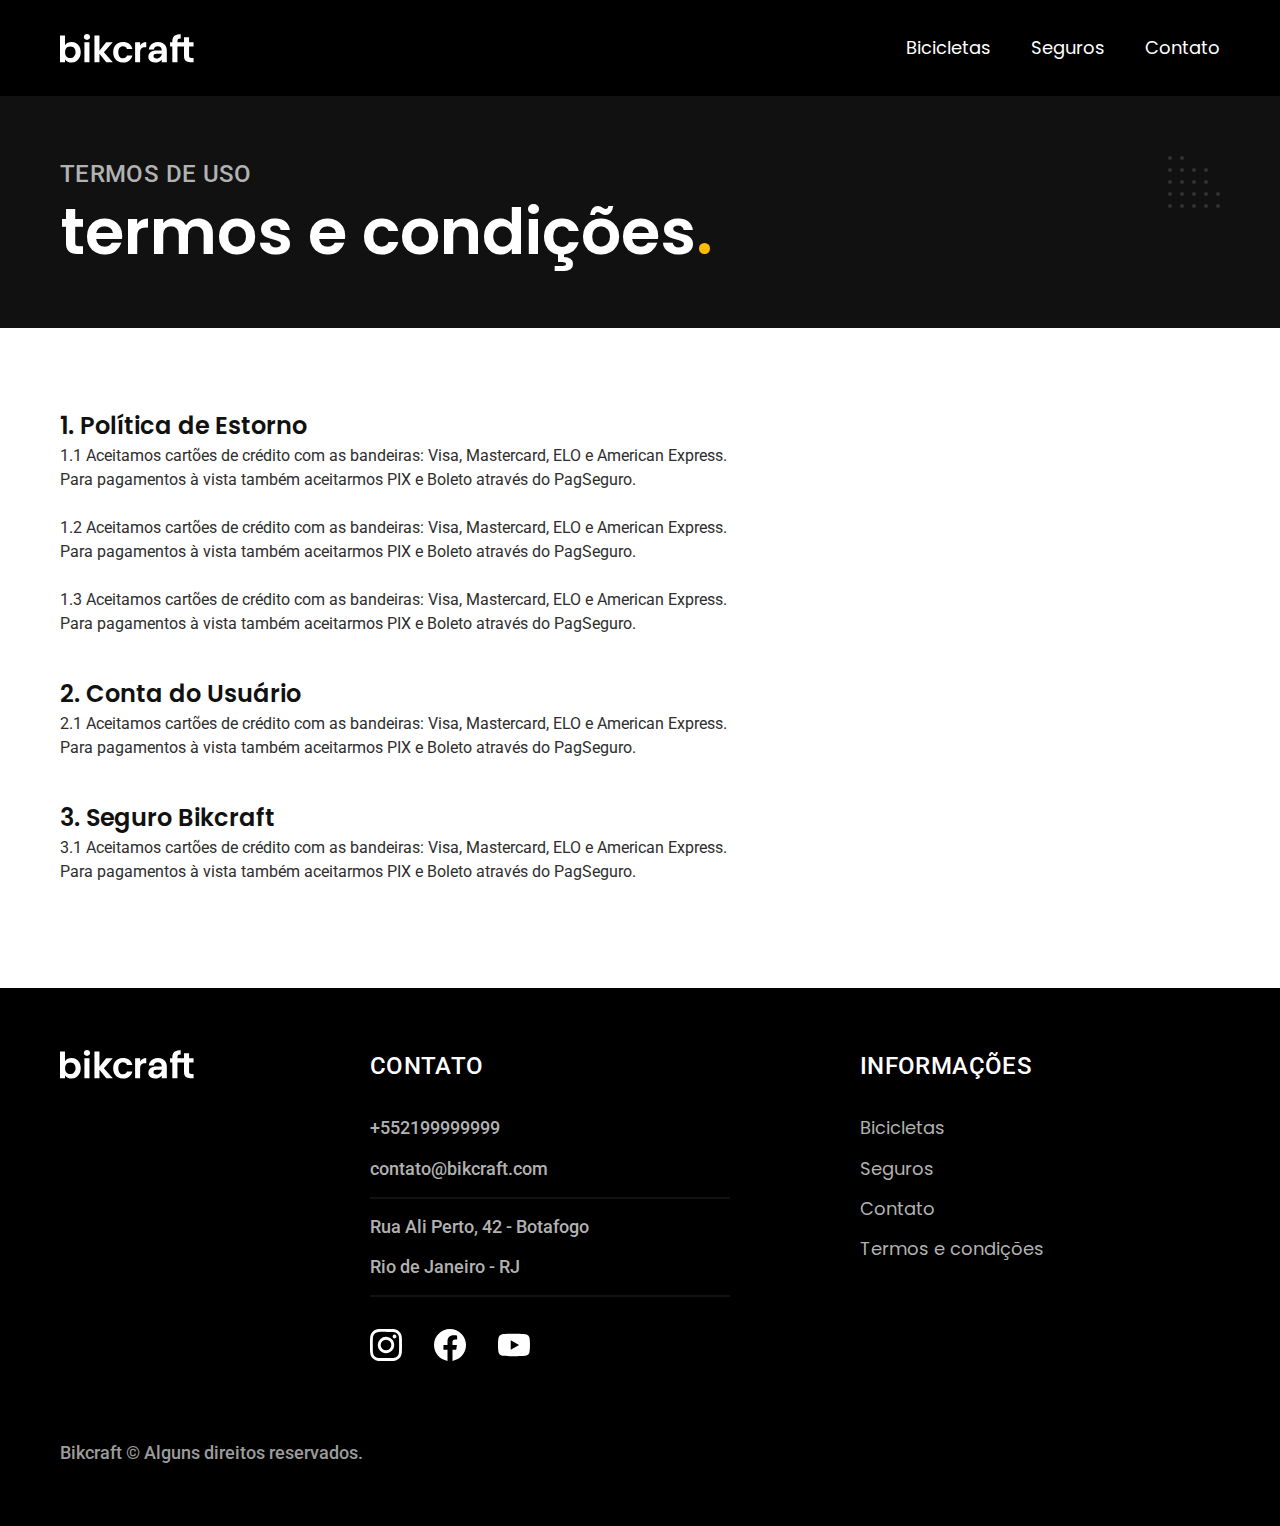
<file: termos.html>
<!DOCTYPE html>

<html lang="pt-br">

<head>
  <meta charset="UTF-8">
  <meta name="viewport" content="width=device-width, initial-scale=1.0">
  <title>Termos e condições | Bikcraft</title>
  <meta name="description" content="Termos e condições.">

  <link rel="icon" href="./favicon.svg" type="image/svg+xml">
  <link rel="preload" href="./css/style.min.css" as="style">
  <link rel="stylesheet" href="./css/style.min.css">

  <script>document.documentElement.classList.add('js');</script>
  <link rel="preconnect" href="https://fonts.googleapis.com">
  <link rel="preconnect" href="https://fonts.gstatic.com" crossorigin>
  <link href="https://fonts.googleapis.com/css2?family=Merriweather:ital,wght@1,900&family=Poppins:wght@400;600&family=Roboto:wght@400;500&display=swap" rel="stylesheet">
</head>

<body id="termos">
  <header class="header-bg">
    <div class="header container">
      <a href="./">
        <img src="./img/bikcraft.svg" alt="Bikcraft" width="136" height="32">
      </a>

      <nav aria-label="primaria">
        <ul class="header-menu font-1-m cor-0">
          <li><a href="./bicicletas.html">Bicicletas</a></li>
          <li><a href="./seguros.html">Seguros</a></li>
          <li><a href="./contato.html">Contato</a></li>
        </ul>
      </nav>
    </div>
  </header>

  <main>
    <div class="titulo-bg">
      <div class="titulo container">
        <p class="font-2-l-b cor-5">Termos de uso</p>
        <h1 class="font-1-xxl cor-0">termos e condições<span class="cor-p1">.</span></h1>
      </div>
    </div>

    <div class="termos font-2-s cor-10 container">
      <h2 class="font-1-l cor-11">1. Política de Estorno</h2>
      <p>1.1 Aceitamos cartões de crédito com as bandeiras: Visa, Mastercard, ELO e American Express. Para pagamentos à vista também aceitarmos PIX e Boleto através do PagSeguro.</p>
      <p>1.2 Aceitamos cartões de crédito com as bandeiras: Visa, Mastercard, ELO e American Express. Para pagamentos à vista também aceitarmos PIX e Boleto através do PagSeguro.</p>
      <p>1.3 Aceitamos cartões de crédito com as bandeiras: Visa, Mastercard, ELO e American Express. Para pagamentos à vista também aceitarmos PIX e Boleto através do PagSeguro.</p>
      <h2 class="font-1-l cor-11">2. Conta do Usuário</h2>
      <p>2.1 Aceitamos cartões de crédito com as bandeiras: Visa, Mastercard, ELO e American Express. Para pagamentos à vista também aceitarmos PIX e Boleto através do PagSeguro.</p>
      <h2 class="font-1-l cor-11">3. Seguro Bikcraft</h2>
      <p>3.1 Aceitamos cartões de crédito com as bandeiras: Visa, Mastercard, ELO e American Express. Para pagamentos à vista também aceitarmos PIX e Boleto através do PagSeguro.</p>

    </div>
  </main>

  <footer class="footer-bg">
    <div class="footer container">
      <img src="./img/bikcraft.svg" alt="Bikcraft" width="136" height="32">
      <div class="footer-contato">
        <h3 class="font-2-l-b cor-0">Contato</h3>
        <ul class="font-2-m cor-5">
          <li><a href="tel:+552199999999">+552199999999</a></li>
          <li><a href="mailto:contato@bikcraft.com">contato@bikcraft.com</a></li>
          <li>Rua Ali Perto, 42 - Botafogo</li>
          <li>Rio de Janeiro - RJ</li>
        </ul>
        <div class="footer-redes">
          <a href="./">
            <img src="./img/redes/instagram.svg" alt="Instagram" width="32" height="32">
          </a>
          <a href="./">
            <img src="./img/redes/facebook.svg" alt="Facebook" width="32" height="32">
          </a>
          <a href="./">
            <img src="./img/redes/youtube.svg" alt="Youtube" width="32" height="32">
          </a>
        </div>
      </div>
      <div class="footer-informacoes">
        <h3 class="font-2-l-b cor-0">Informações</h3>
        <nav>
          <ul class="font-1-m cor-5">
            <li><a href="./bicicletas.html">Bicicletas</a></li>
            <li><a href="./seguros.html">Seguros</a></li>
            <li><a href="./contato.html">Contato</a></li>
            <li><a href="./termos.html">Termos e condições</a></li>
          </ul>
        </nav>
      </div>
      <p class="footer-copy font-2-m cor-6">Bikcraft © Alguns direitos reservados.</p>
    </div>
  </footer>
  <script src="./js/script.js"></script>
</body>

</html>
</file>
<file: css/style.min.css>
body{margin:0;font-family:Arial,Helvetica,sans-serif;color:#111}blockquote,dd,h1,h2,h3,h4,p,ul{margin:0}ul{padding:0;list-style:none}a{text-decoration:none;color:inherit}img{max-width:100%;display:block;height:auto}img[src$=".jpg"]{border-radius:4px}.font-1-xs{font:400 0.75rem/1.35 Poppins,sans-serif}.font-2-xs{font:400 0.875rem/1.43 Roboto,sans-serif}.font-1-s{font:400 1rem/1.5 Poppins,sans-serif}.font-2-s{font:400 1rem/1.5 Roboto,sans-serif}.font-1-m,.font-1-m-b{font:400 1.125rem/1.35 Poppins,sans-serif}.font-1-m-b{font-weight:600}.font-2-m{font:500 1.125rem/1.35 Roboto,sans-serif}.font-1-l{font:400 1.5rem/1.5 Poppins,sans-serif}.font-2-l,.font-2-l-b{font:400 1.5rem/1.5 Roboto,sans-serif}.font-2-l-b{font-weight:500;letter-spacing:.015em;text-transform:uppercase}.font-1-xl{font:600 2rem/1.25 Poppins,sans-serif}.font-2-xl{font:500 2rem/1.25 Roboto,sans-serif}.font-1-xxl{font:600 4rem/1.125 Poppins,sans-serif}@media (max-width:1200px){.font-1-xxl{font-size:3rem}.font-2-l,.font-2-l-b{font-size:1.125rem}}@media (max-width:800px){.font-1-xxl{font-size:2rem}.font-1-xl,.font-2-xl{font-size:1.5rem}}:root{--cor-0:#ffffff;--cor-1:#e7e7e7;--cor-2:#ededed;--cor-3:#dedede;--cor-4:#cccccc;--cor-5:#b2b2b2;--cor-6:#9c9c9c;--cor-7:#717171;--cor-8:#595959;--cor-9:#404040;--cor-10:#2e2e2e;--cor-11:#111111;--cor-12:#000000;--cor-p1:#ffbb00;--cor-p2:#e4a30b;--cor-p3:#a66f00;--cor-p4:#664400;--cor-p5:#332200}.cor-0{color:var(--cor-0)}.cor-1{color:var(--cor-1)}.cor-2{color:var(--cor-2)}.cor-3{color:var(--cor-3)}.cor-4{color:var(--cor-4)}.cor-5{color:var(--cor-5)}.cor-6{color:var(--cor-6)}.cor-7{color:var(--cor-7)}.cor-8{color:var(--cor-8)}.cor-9{color:var(--cor-9)}.cor-10{color:var(--cor-10)}.cor-11{color:var(--cor-11)}.cor-12{color:var(--cor-12)}.cor-p1{color:var(--cor-p1)}.js .fadeInDown{transform:translate3d(0,-20px,0)}.js .fadeInUp{transform:translate3d(0,20px,0)}.js .fadeInRight{transform:translate3d(20px,0,0)}.js .fadeInLeft{transform:translate3d(-20px,0,0)}.js [data-anime]{opacity:0}.js .anime{opacity:1;transform:none;transition:transform .8s,opacity .8s}.header-bg{background-color:var(--cor-12)}.header{flex-wrap:wrap;gap:20px;display:flex;justify-content:space-between;align-items:center;padding-top:20px;padding-bottom:20px}.header-menu{display:flex;gap:40px;flex-wrap:wrap}.header-menu a{display:inline-block;padding:16px 0;position:relative}.header-menu a::after{content:"";display:block;height:2px;width:0;background:var(--cor-0);margin-top:4px;transition:.4s;position:absolute}.header-menu a.ativo::after,.header-menu a:hover::after{width:100%}@media (max-width:800px){.header-menu a:hover{background-color:var(--cor-10)}.header-menu{gap:20px}.header-menu a{background:var(--cor-11);padding:12px 16px;border-radius:4px}.header a:after{display:none}}@media (max-width:600px){.header-menu{gap:12px}.header-menu a{padding:8px 12px;font-size:14px}}.footer-bg{background-color:var(--cor-12)}.footer{display:grid;grid-template-columns:3fr 5fr 4fr;gap:40px;padding-top:60px;padding-bottom:60px}.footer h3{margin-bottom:32px}.footer-contato ul{margin-bottom:32px}.footer li{margin-bottom:16px}.footer-redes{display:flex;gap:32px}.footer-contato li:nth-child(2n):after{content:"";display:block;max-width:360px;height:2px;background:var(--cor-11);margin-top:16px}.footer a:hover{color:var(--cor-0)}.footer-copy{grid-column:1/-1;margin-top:40px}@media (max-width:800px){.footer>img{display:none}.footer{grid-template-columns:1fr 1fr}}@media (max-width:600px){.footer{grid-template-columns:1fr;gap:60px}.footer-copy{margin-top:0}}.container{max-width:1200px;padding-left:20px;padding-right:20px;box-sizing:border-box;margin-left:auto;margin-right:auto}.botao{padding:16px 32px;background:linear-gradient(#ffbf00,#f2a50c);display:inline-block;border-radius:4px;box-shadow:0 1px 2px rgba(0,0,0,.1);text-transform:uppercase;color:var(--cor-p5);font:600 1.125rem/1.35 Poppins,sans-serif;max-width:max-content;border:none;cursor:pointer}.botao:hover{background:linear-gradient(#ffb60d,#e59317)}.botao.secundario{background:var(--cor-10);color:var(--cor-2)}.botao.secundario:hover{background:var(--cor-9)}.botao.seta{display:flex;align-items:center}.botao.seta::after{content:"";display:inline-block;width:18px;height:10px;margin-left:12px;background:url("../img/icones/seta.svg");transition:transform .2s}.botao.seta:hover:after{transform:translateX(4px)}@media (max-width:600px){.botao{padding:12px 16px;font-size:1rem}}.link{display:inline-block;color:var(--cor-p1);font:500 1.5rem/1.5 Poppins,sans-serif;text-transform:uppercase;position:relative;padding-bottom:8px}.link::after{content:"";display:block;width:100%;height:4px;background-color:currentColor;position:absolute}.link:hover{color:var(--cor-0)}.titulo-bg{background-color:var(--cor-11);padding-top:60px;padding-bottom:60px}.titulo{background:url("../img/dec/top-right.svg") no-repeat top right 20px}.titulo p{margin-bottom:4px}@media (max-width:800px){.titulo{padding-top:40px;padding-bottom:40px}.titulo p{font-size:1rem;text-transform:lowercase;font-weight:400}}.form{display:grid;grid-template-columns:1fr 1fr;gap:20px}.form label{display:block;font:600 1rem/1.5 Poppins,sans-serif;margin-bottom:4px}.form .col-2{grid-column:span 2}.form input[type=email],.form input[type=text],.form textarea{font:400 1rem/1.5 Roboto,sans-serif;background:var(--cor-1);border:1px solid var(--cor-2);padding:12px;border-radius:4px;width:100%;box-sizing:border-box}.form input[type=email]:focus,.form input[type=text]:focus,.form textarea:focus{outline:0;border-color:var(--cor-p1);background:var(--cor-0);box-shadow:0 0 0 2px #fea}@media (max-width:600px){.form{grid-template-columns:1fr}.form .col-2{grid-column:1}}.tecnologia-bg{background-color:var(--cor-11);box-shadow:inset 0 80px var(--cor-0),inset 0 -80px var(--cor-0)}.tecnologia{display:grid;grid-template-columns:1fr 1fr;gap:40px}.tecnologia-imagem img{width:100%;height:100%;object-fit:cover;object-position:left}.tecnologia-conteudo{padding-top:160px;padding-bottom:160px}.tecnologia-conteudo>span{margin-bottom:20px;display:block}.tecnologia-conteudo h2{margin-bottom:32px}.tecnologia-conteudo>p{margin-bottom:20px}.tecnologia a{margin-bottom:80px}.tecnologia-vantagens{display:flex;gap:40px}.tecnologia-vantagens h3{margin-bottom:8px;width:max-content}.tecnologia-vantagens img{width:24px;margin-bottom:8px}@media (max-width:800px){.tecnologia-bg{box-shadow:initial}.tecnologia{grid-template-columns:1fr}.tecnologia-conteudo{padding-top:60px;padding-bottom:60px}.tecnologia-imagem{display:none}.tecnologia a{margin-bottom:60px}}@media (max-width:600px){.tecnologia-vantagens{flex-direction:column}}.introducao-bg{background:var(--cor-12) url("../img/dec/bottom-left.svg") no-repeat bottom 160px left 20px;box-shadow:inset 0 -120px var(--cor-0)}.introducao{display:grid;grid-template-columns:1fr 1fr;gap:0 40px}.introducao-conteudo{align-self:end;padding-bottom:200px}.introducao img{margin-bottom:-120px;height:100%;object-fit:cover;border-radius:4px;width:100%}.introducao h1{margin-bottom:32px}.introducao p{margin-bottom:20px}@media (max-width:800px){.introducao-bg{background:var(--cor-11);padding-top:40px;box-shadow:inset 0 -60px #fff}.introducao{grid-template-columns:1fr;gap:32px}.introducao-conteudo{padding-bottom:0}.introducao h1{margin-bottom:16px}.introducao img{width:100%}}.parceiros{padding-top:60px;padding-bottom:120px}.parceiros h2{margin-bottom:60px}.parceiros ul{padding:0 20px;max-width:1400px;margin:0 auto;display:grid;grid-template-columns:repeat(4,1fr)}.parceiros li{padding:32px;display:flex;border-left:2px solid var(--cor-2)}.parceiros img{margin:auto}.parceiros li:first-child,.parceiros li:nth-child(5){border-left:none}.parceiros li:nth-child(n+5){border-top:2px solid var(--cor-2)}@media (max-width:800px){.parceiros{padding-bottom:60px}.parceiros li{display:flex;padding:20px}.parceiros h2{margin-bottom:20px}.parceiros ul{grid-template-columns:repeat(2,1fr)}.parceiros li:nth-child(n+3){border-top:2px solid var(--cor-2)}.parceiros li:nth-child(odd){border-left:none}}.depoimento{display:grid;grid-template-columns:1fr 1fr;background-color:var(--cor-p1);overflow:hidden}.depoimento img{border-radius:0;width:100%;height:100%;object-fit:cover}.depoimento-conteudo{padding:40px 40px 80px 80px;align-self:end;background:url("../img/dec/bottom-right-p.svg") no-repeat bottom 40px right 40px}.depoimento-conteudo blockquote{margin-top:auto}.depoimento-conteudo p{max-width:32ch;font-family:Merriweather,serif;font-style:italic;font-weight:900;margin-bottom:32px;position:relative}.depoimento p::after,.depoimento p::before{font-size:5rem;color:var(--cor-p2);position:absolute}.depoimento p::before{left:-50px;top:-20px;content:"“"}.depoimento p::after{content:"”"}@media (max-width:800px){.depoimento{grid-template-columns:1fr;text-align:center}.depoimento-conteudo{padding:40px 20px;justify-self:center}.depoimento img{max-height:200px}}@media (min-width:1200px){.depoimento img{max-height:520px}}.bicicletas-lista{padding-top:60px;padding-bottom:120px}.bicicletas-lista h2{margin-bottom:40px}.bicicletas-lista ul{display:flex;gap:40px;padding:0 20px 20px 20px;max-width:1400px;margin-left:auto;margin-right:auto;overflow-x:auto}#bicicleta .bicicletas-lista ul{padding:0 0 20px 0}.bicicletas-lista li{flex:1;min-width:280px}.bicicletas-lista a{display:block}.bicicletas-lista img{margin-bottom:16px}.bicicletas-lista h3{margin-bottom:8px;display:flex;align-items:center}.bicicletas-lista h3::before{content:"";height:8px;width:12px;display:inline-block;margin-right:8px;background-color:var(--cor-p1);transition:width .2s}.bicicletas-lista a:hover h3::before{width:24px}.bicicletas-lista li span{padding-left:20px}@media (max-width:800px){.bicicletas-lista{padding-bottom:60px}.bicicletas-lista ul{gap:20px}}.bicicletas-bg:nth-child(3){background-image:linear-gradient(to right,var(--cor-0) 30%,var(--cor-11) 0)}.bicicletas-imagem{display:grid}.bicicletas{background:url("../img/dec/top-right.svg") no-repeat top 40px right 20px;display:grid;grid-template-columns:1fr 1fr;gap:40px;padding-top:60px;padding-bottom:60px}.bicicletas-imagem img{grid-area:1/1}.bicicletas-imagem span{grid-area:1/1;place-self:start end;display:inline-block;background:var(--cor-12);padding:8px 16px 8px 8px;margin-top:20px;border-radius:4px 0 0 4px}.bicicletas-conteudo{display:grid;grid-template-columns:1fr auto;align-content:start}.bicicletas h2,.bicicletas p{grid-column:1/-1}.bicicletas h2{margin-bottom:20px}.bicicletas h2::before{content:"";display:block;width:12px;height:8px;background-color:var(--cor-p1);margin-bottom:8px}.bicicletas p{margin-bottom:32px}.bicicletas a{place-self:end}.bicicletas li{display:flex;align-items:center}.bicicletas-conteudo img{width:24px;margin-right:8px}.bicicletas ul{display:grid;gap:16px}@media (max-width:800px){.bicicletas-bg:nth-child(3){background:var(--cor-11)}.bicicletas{grid-template-columns:1fr;gap:20px;padding-top:40px;padding-bottom:40px}}@media (max-width:600px){.bicicletas-conteudo{grid-template-columns:1fr}.bicicletas ul{font-size:1rem;grid-template-columns:1fr 1fr;margin-bottom:32px}.bicicletas a{place-self:start}}.bicicleta{display:grid;grid-template-columns:1fr 1fr;align-items:start;gap:40px;padding-top:60px;padding-bottom:60px}#bicicleta .titulo p{text-transform:uppercase}.bicicleta-imagens{display:flex;flex-wrap:wrap;gap:20px}.bicicleta-imagens img{flex:1;min-width:200px}.bicicleta-imagens img:first-child{min-width:100%}.bicicleta-conteudo>p{margin-bottom:32px}.bicicleta-comprar{display:grid;grid-template-columns:max-content auto;align-items:center;justify-items:start;gap:8px 12px;margin-bottom:40px}.bicicleta-comprar a{grid-row:span 2}.bicicleta-comprar span{display:flex;align-items:center;background-color:var(--cor-12);padding:4px 8px;border-radius:4px;gap:8px}.bicicleta-conteudo h2{text-transform:uppercase;letter-spacing:.015em;margin-bottom:12px}.bicicleta-ficha,.bicicleta-informacoes{padding:32px;background-color:var(--cor-12);border-radius:4px}.bicicleta-informacoes{margin-bottom:40px;display:grid;grid-template-columns:1fr 1fr;gap:32px}.bicicleta-informacoes img{width:24px;margin-bottom:8px}.bicicleta-informacoes h3{margin-bottom:8px}.bicicleta-ficha li{padding:4px 0;display:flex;justify-content:space-between;border-bottom:1px solid var(--cor-11)}.bicicleta-ficha li:last-child{border-bottom:none}.bicicleta-ficha span{color:var(--cor-6)}@media (max-width:800px){.bicicleta{grid-template-columns:1fr;padding-top:40px;padding-bottom:40px}.bicicleta-imagens{grid-row:2}}@media (max-width:400px){.bicicleta-informacoes{grid-template-columns:1fr}.bicicleta-comprar{grid-template-columns:1fr}}.seguros-bg{background:var(--cor-11)}.seguros{padding-top:60px;padding-bottom:60px;display:grid;grid-template-columns:1fr 1fr;gap:40px;align-items:center}#seguros .seguros{padding-top:0}.seguros h2{grid-column:1/-1}.seguros-item{background-color:var(--cor-12);padding:32px 32px 32px 60px;display:grid;grid-template-columns:1fr auto;border-radius:4px}.seguros-item h3{margin-bottom:40px}.seguros-item span{grid-column:2;display:block;text-align:right}.seguros-item ul{grid-column:1/-1;margin-bottom:32px}.seguros-item a{grid-column:1/-1}.seguros-item li{display:flex;align-items:center;position:relative}.seguros-item li+li{margin-top:20px}.seguros-item li::before{content:"";display:inline-block;width:13px;height:9px;background-image:url("../img/icones/lista.svg");position:absolute;left:-21px}@media (max-width:800px){.seguros{grid-template-columns:1fr}}.vantagens-bg{background-color:var(--cor-12);--padding:120px}.vantagens{padding-top:var(--padding);padding-bottom:var(--padding)}.vantagens h2{margin-bottom:62px}.vantagens ul{display:grid;grid-template-columns:repeat(auto-fit,minmax(280px,max-content));gap:40px 80px}.vantagens h3,.vantagens img{margin-bottom:8px}@media (max-width:800px){.vantagens-bg{--padding:60px}.vantagens h2{margin-bottom:40px}.vantagens ul{gap:20px}}.perguntas{padding-top:120px;padding-bottom:120px}.perguntas h2{margin-bottom:60px}.perguntas dl>div{padding:20px;border-radius:4px}.perguntas dl>div:nth-child(odd){background-color:var(--cor-1)}.perguntas button{display:grid;grid-template-columns:auto 1fr auto;align-items:center;gap:8px;cursor:pointer;border:none;background:0 0;width:100%;text-align:left}.perguntas button::before{content:"";display:inline-block;width:12px;height:8px;background-color:var(--cor-p1)}.perguntas button::after{content:"";display:inline-block;width:14px;height:6px;background:url("../img/icones/seta-abrir.svg");transition:.3s}.perguntas button:hover:after,.perguntas button[aria-expanded=true]::after{transform:rotate(180deg)}.js .perguntas dd{display:none}.js .perguntas dd.ativa{display:block}.perguntas dd{padding-left:20px;padding-top:16px;max-width:80ch}@media (max-width:800px){.perguntas{padding-top:60px;padding-bottom:60px}.perguntas h2{margin-bottom:40px}}.seguro-bg{background-color:var(--cor-11);box-shadow:inset 0 120px var(--cor-0),inset 0 -120px var(--cor-12)}.seguro{display:grid;grid-template-columns:1fr 1fr;gap:40px}.seguro-imagem img{width:100%;height:100%;object-fit:cover}.seguro-conteudo{padding-top:180px;padding-bottom:180px}.seguro h2{margin-bottom:32px}.seguro p{margin-bottom:20px}@media (max-width:800px){.seguro{grid-template-columns:1fr}.seguro-conteudo{grid-row:1;padding-top:40px;padding-bottom:0}.seguro-bg{box-shadow:inset 0 -60px var(--cor-12)}.seguro-imagem{height:450px}}.termos{padding-top:80px;padding-bottom:80px}.termos h2{font-weight:600}.termos p+h2{margin-top:40px}.termos p{margin-bottom:24px;max-width:75ch}#contato{background:linear-gradient(var(--cor-11) 600px,var(--cor-1) 0)}.contato{display:grid;grid-template-columns:5fr 7fr}.contato-dados,.contato-formulario{padding:60px;box-shadow:0 1px 2px rgba(0,0,0,.1)}.contato-dados{border-radius:5px 0 0 5px;background:var(--cor-12) url("../img/dec/bottom-left.svg") no-repeat bottom 20px left 20px}.contato-formulario{border-radius:0 5px 5px 0;background:var(--cor-0) url("../img/dec/bottom-right.svg") no-repeat bottom 20px right 20px}.contato-dados h2{margin-bottom:60px}.contato-endereco{margin-bottom:32px;padding-left:28px;background:url("../img/icones/local.svg") no-repeat 0 2px}.contato-endereco p{margin-bottom:8px}.contato-meios a{display:block;max-width:max-content;margin-bottom:8px;padding-left:28px}.contato-meios a:hover{color:var(--cor-0)}.contato-meios a:first-child{background:url("../img/icones/email.svg") no-repeat 0 2px}.contato-meios a:nth-child(2){margin-bottom:32px}.contato-meios a:nth-child(3){background:url("../img/icones/telefone.svg") no-repeat 0 2px;margin-bottom:60px}.contato-redes{display:flex;gap:32px;padding-left:28px}@media (max-width:800px){.contato{grid-template-columns:1fr}.contato-dados,.contato-formulario{padding:20px}.contato-dados{border-radius:5px 5px 0 0;background:var(--cor-12)}.contato-formulario{border-radius:0 0 5px 5px}.contato-dados h2,.contato-meios a:nth-child(3){margin-bottom:32px}.contato-redes{margin-bottom:12px}}.lojas{display:grid;grid-template-columns:1fr 1fr;gap:0 40px;padding-top:120px;padding-bottom:120px}.lojas h2{grid-column:1/-1;margin-bottom:60px}.lojas img{border-radius:4px 4px 0 0}.lojas-item{border-radius:4px;background:var(--cor-0);box-shadow:0 1px 2px rgba(0,0,0,.1)}.lojas-conteudo{display:grid;grid-template-columns:1fr 1fr;gap:32px 16px;padding:32px}.lojas-conteudo h3,.lojas-tempo{grid-column:1/-1}.lojas-dados{display:grid;gap:8px;border-left:2px solid var(--cor-2);padding-left:12px}.lojas-tempo{display:flex;align-items:center;gap:8px}@media (max-width:800px){.lojas{gap:20px;padding-top:60px;padding-bottom:60px}.lojas h2{margin-bottom:32px}.lojas-conteudo{grid-template-columns:1fr}}@media (max-width:600px){.lojas{grid-template-columns:1fr}}#orcamento{background:linear-gradient(var(--cor-11) 600px,var(--cor-1) 0)}.orcamento{display:grid;grid-template-columns:5fr 7fr;padding-bottom:120px}.orcamento h2{text-transform:uppercase;position:relative;display:flex;align-items:center}.orcamento h2::before{content:"";display:inline-block;width:4px;height:8px;background-color:var(--cor-p1);position:absolute;left:-12px}.orcamento-dados,.orcamento-produto{padding:60px;box-shadow:0 1px 2px rgba(0,0,0,.1)}.orcamento-produto{border-radius:5px 0 0 5px;display:grid;grid-template-columns:1fr 1fr;align-content:start;gap:20px;background:var(--cor-12) url("../img/dec/bottom-left.svg") no-repeat bottom 20px left 20px}.orcamento-produto>*{grid-column:1/-1}.orcamento-produto label{grid-column:initial}.orcamento-produto label{font:400 1rem/1.5 Poppins,sans-serif;color:var(--cor-4);background-color:var(--cor-10);display:grid;grid-template-columns:auto 1fr auto;align-items:center;padding:12px 16px;border-radius:4px;cursor:pointer;border:1px solid var(--cor-10)}.orcamento-produto label::before{content:"";display:inline-block;box-sizing:border-box;width:12px;height:12px;border:1px solid var(--cor-6);border-radius:50%;margin-right:8px}.orcamento-produto label:hover{background-color:var(--cor-9);border-color:var(--cor-9)}.orcamento-produto input:focus+label{box-shadow:0 0 0 2px var(--cor-p1);border-color:var(--cor-12)}.orcamento-produto label span{display:none}.orcamento-produto input:checked+label span{display:inline-block}.orcamento-produto input:checked+label:before{border-color:var(--cor-7);box-shadow:inset 0 0 0 3px var(--cor-0),inset 0 0 0 6px var(--cor-7)}.orcamento-produto input:checked+label{background:var(--cor-0);color:var(--cor-11)}.orcamento-produto input{opacity:0;position:absolute;pointer-events:none}.orcamento-dados{border-radius:0 5px 5px 0;background:var(--cor-0) url("../img/dec/bottom-right.svg") no-repeat bottom 20px right 20px}.orcamento-conteudo{display:none}.orcamento-conteudo h2,.orcamento-dados h2:nth-of-type(n+2){margin-top:20px}#bikcraft:checked~#orcamento-bikcraft,#seguro:checked~#orcamento-seguro{display:grid;gap:20px}.orcamento-detalhes{display:none;background:var(--cor-0);padding:20px;grid-template-columns:1fr 1fr;border-radius:4px;align-items:center}.orcamento-detalhes li{display:flex;align-items:center;margin-bottom:8px}.orcamento-detalhes li img{width:16px;margin-right:8px}.orcamento-produto input:checked+label+.orcamento-detalhes{display:grid}@media (max-width:1200px){.orcamento-dados,.orcamento-produto{padding:32px}}@media (max-width:800px){.orcamento{grid-template-columns:1fr}.orcamento-produto{border-radius:5px 5px 0 0;background:var(--cor-12)}.orcamento-dados{border-radius:0 0 5px 5px}}@media (max-width:400px){.orcamento-produto{grid-template-columns:1fr}}
</file>
